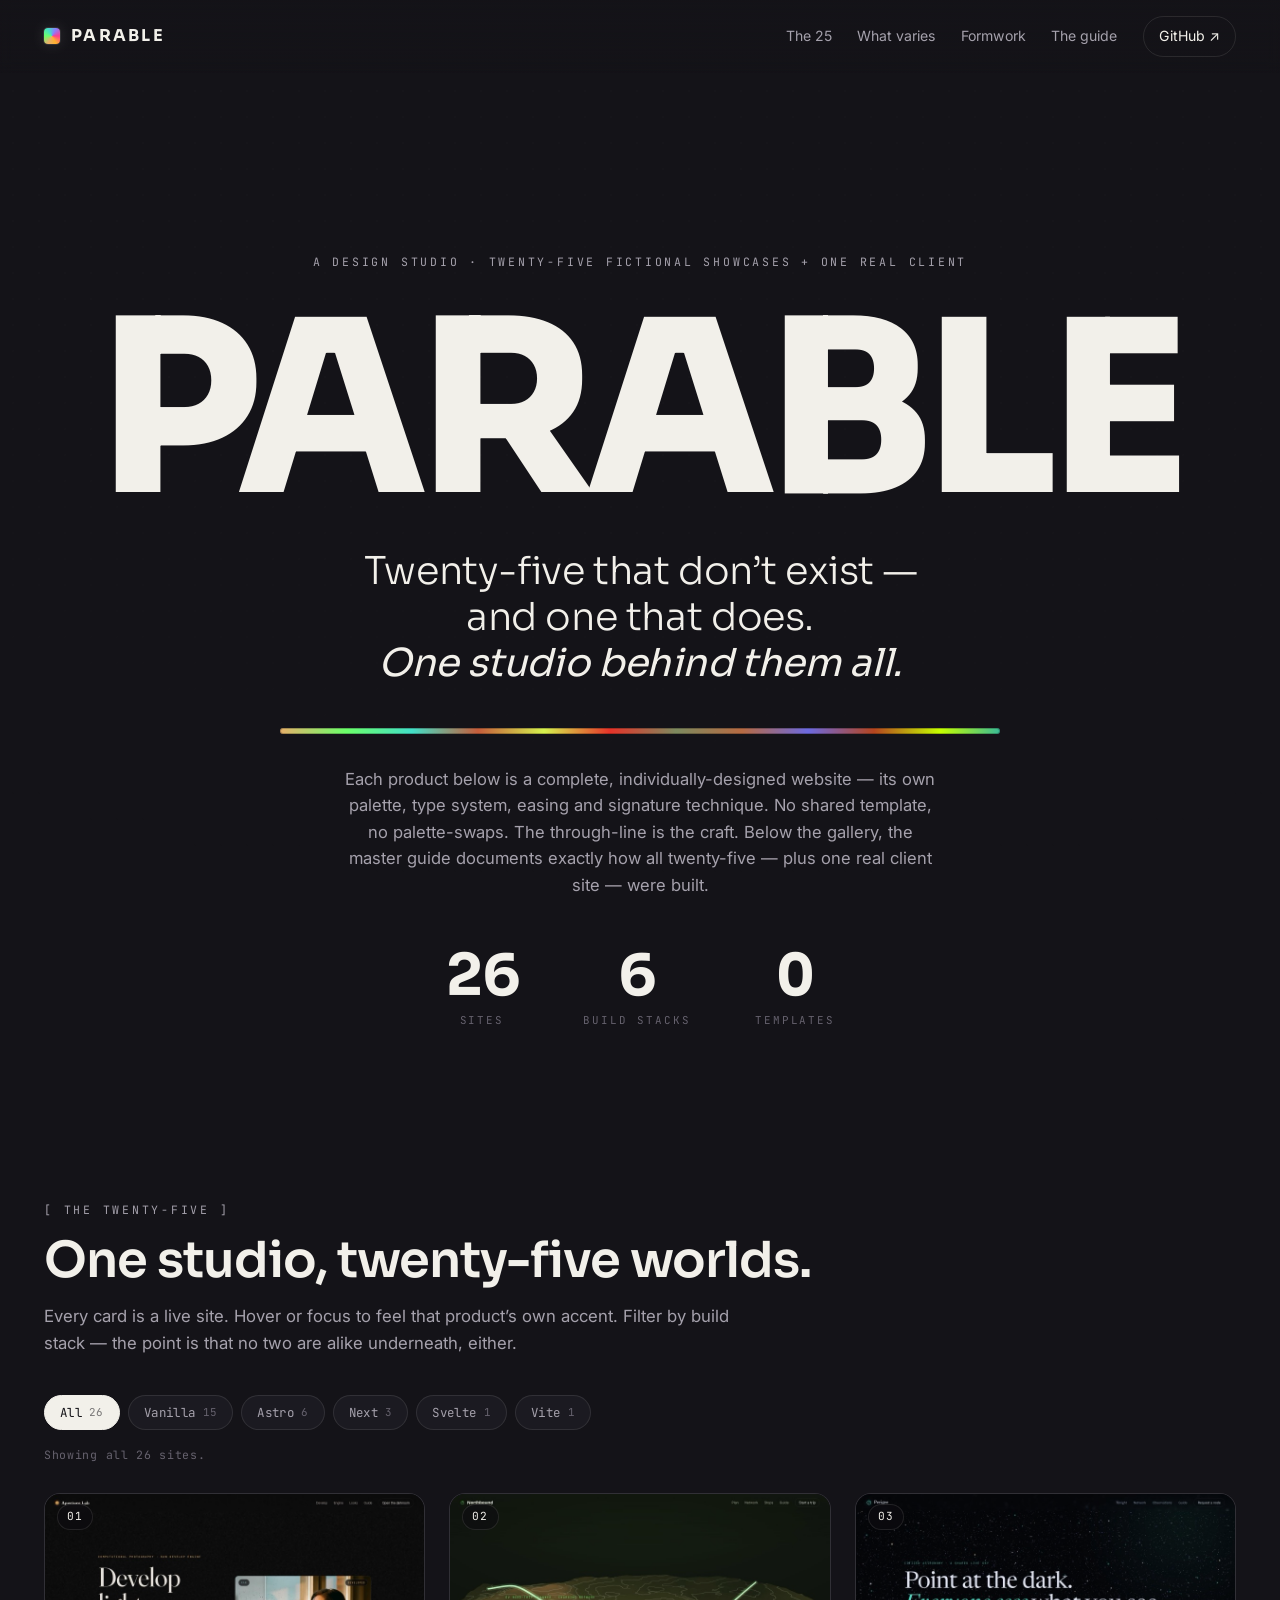
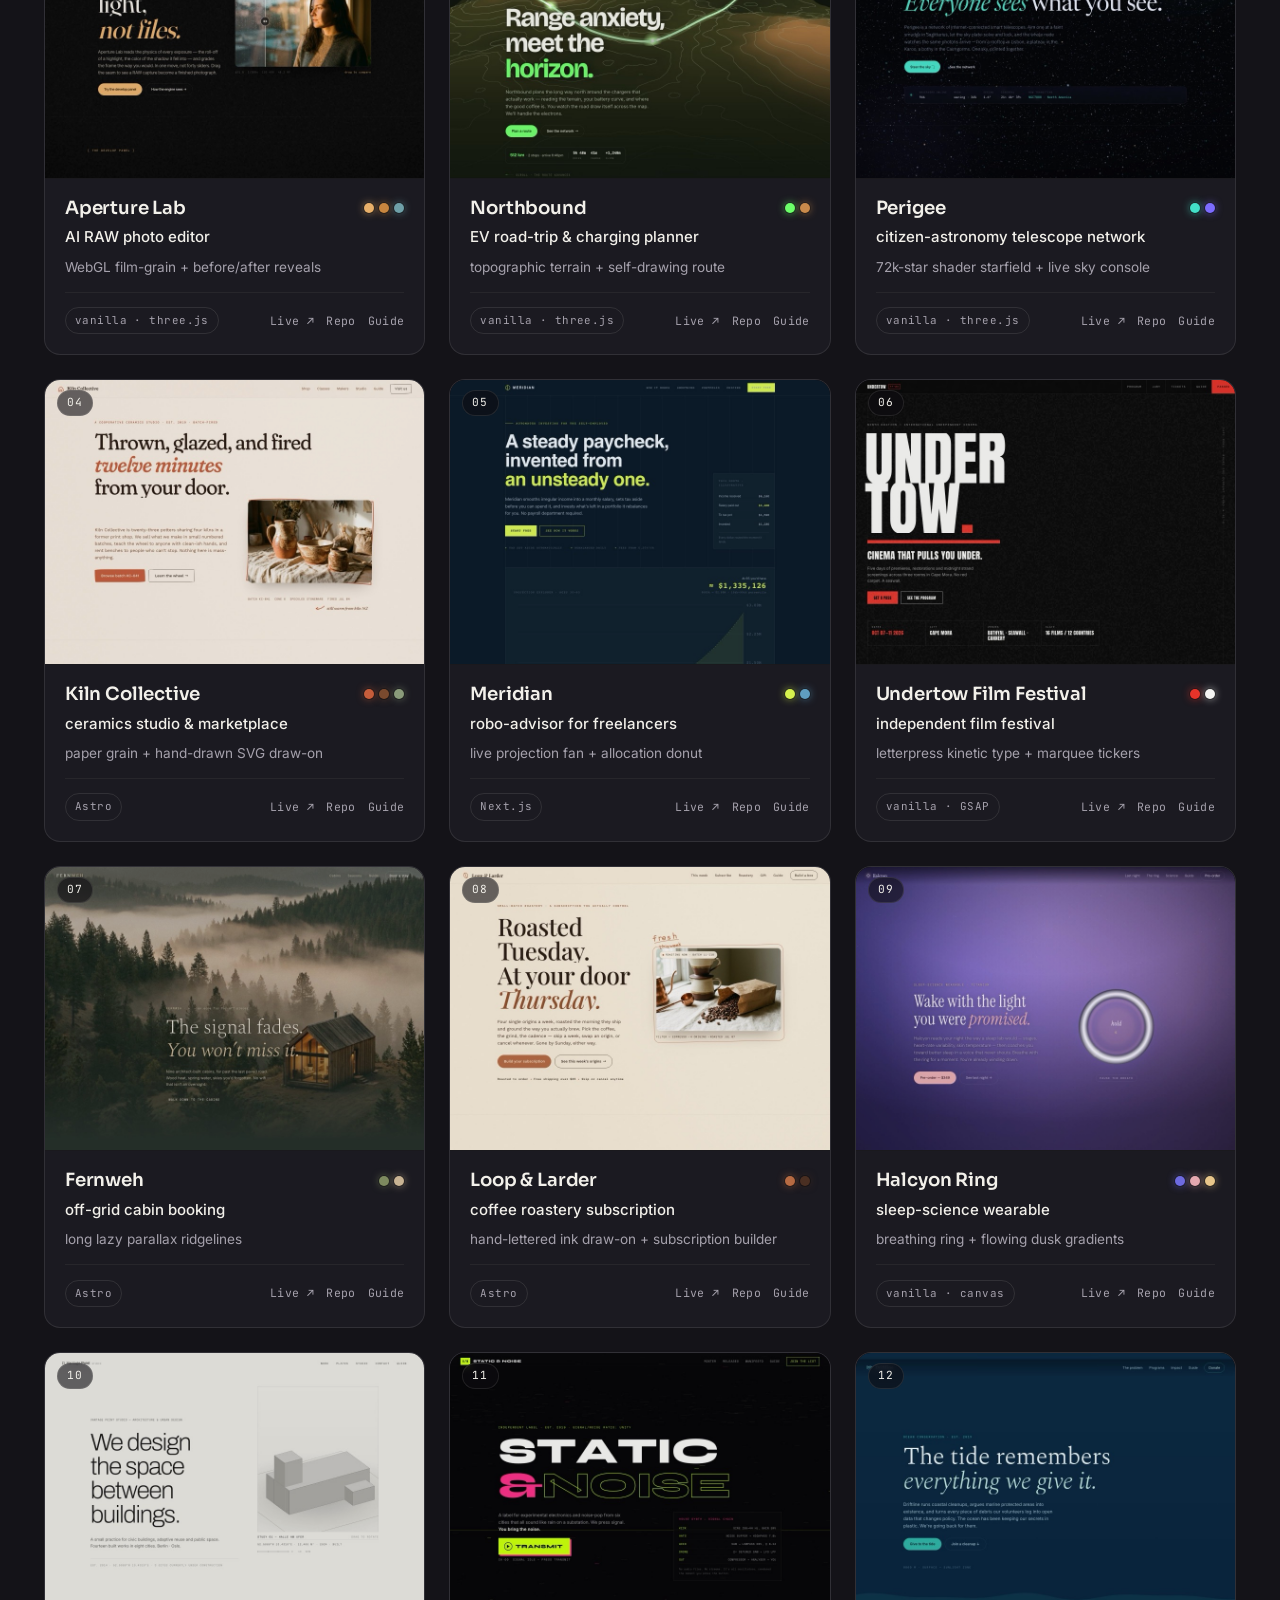
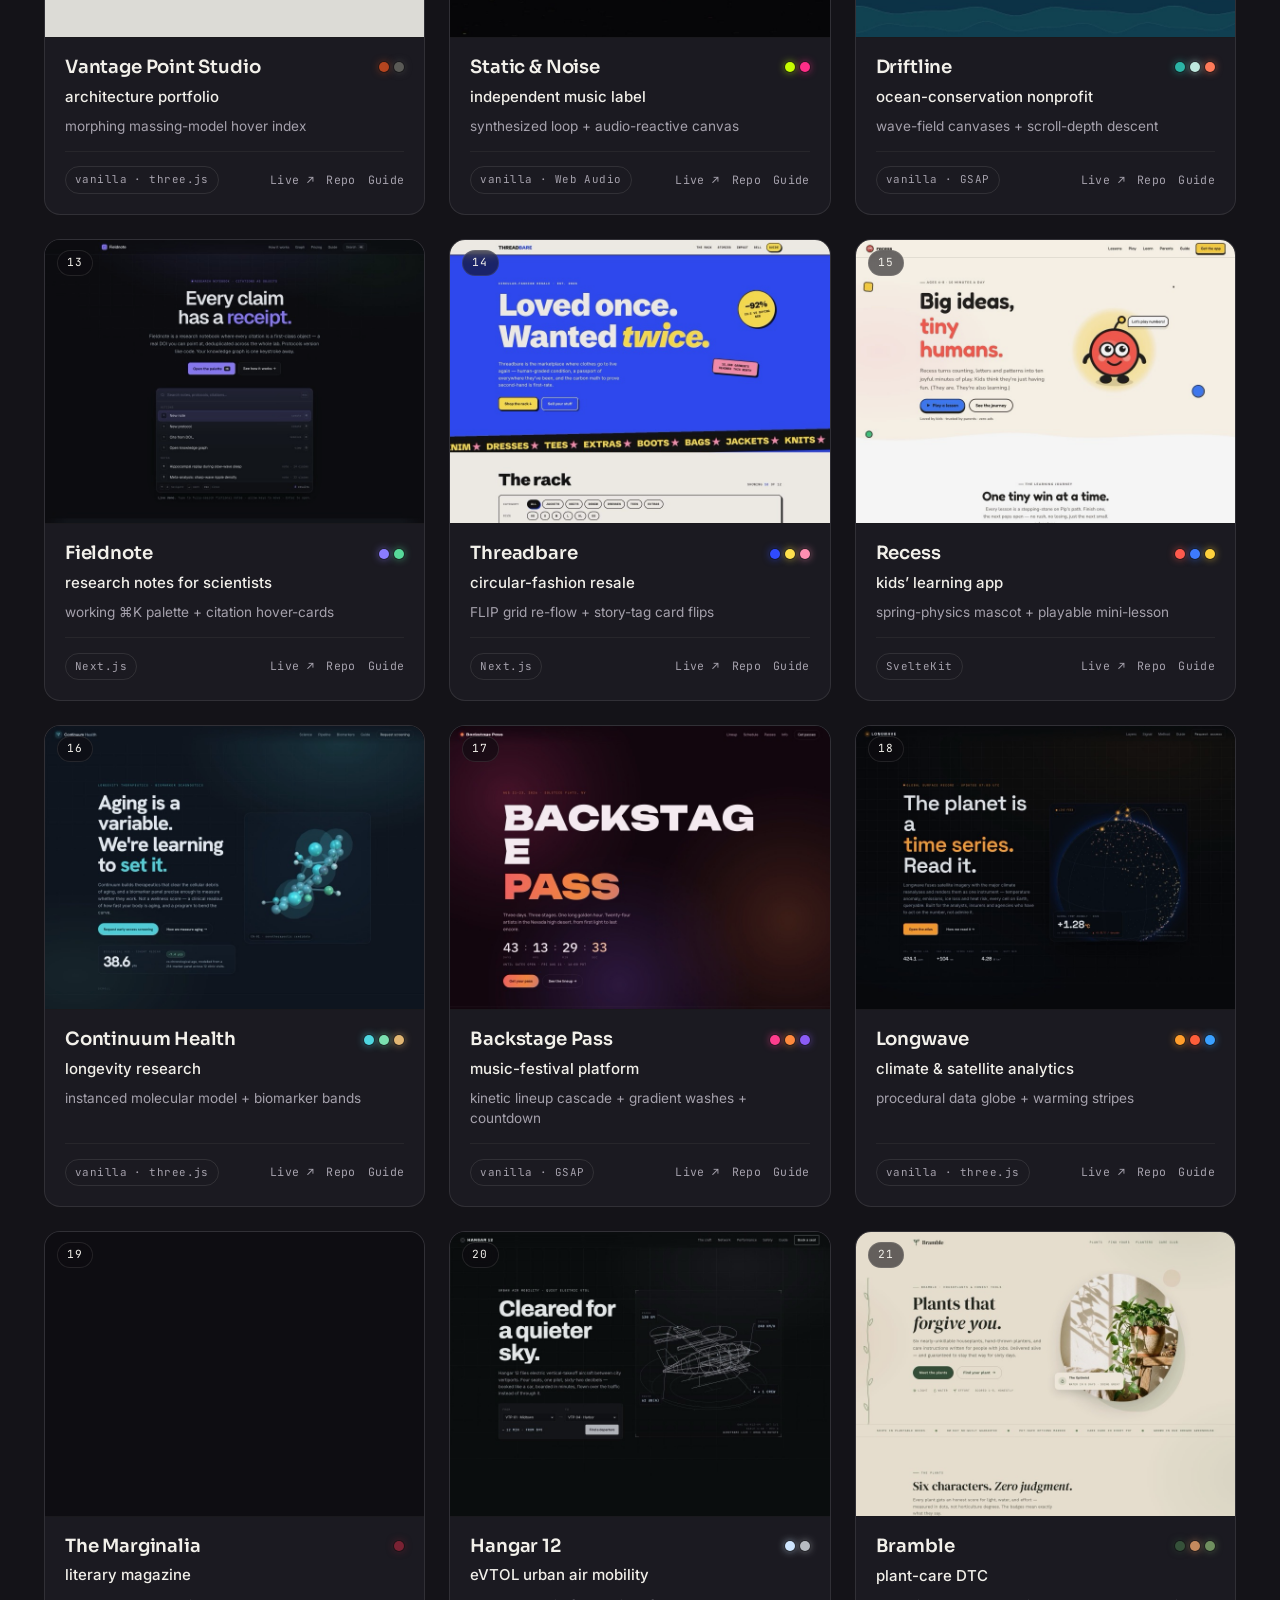
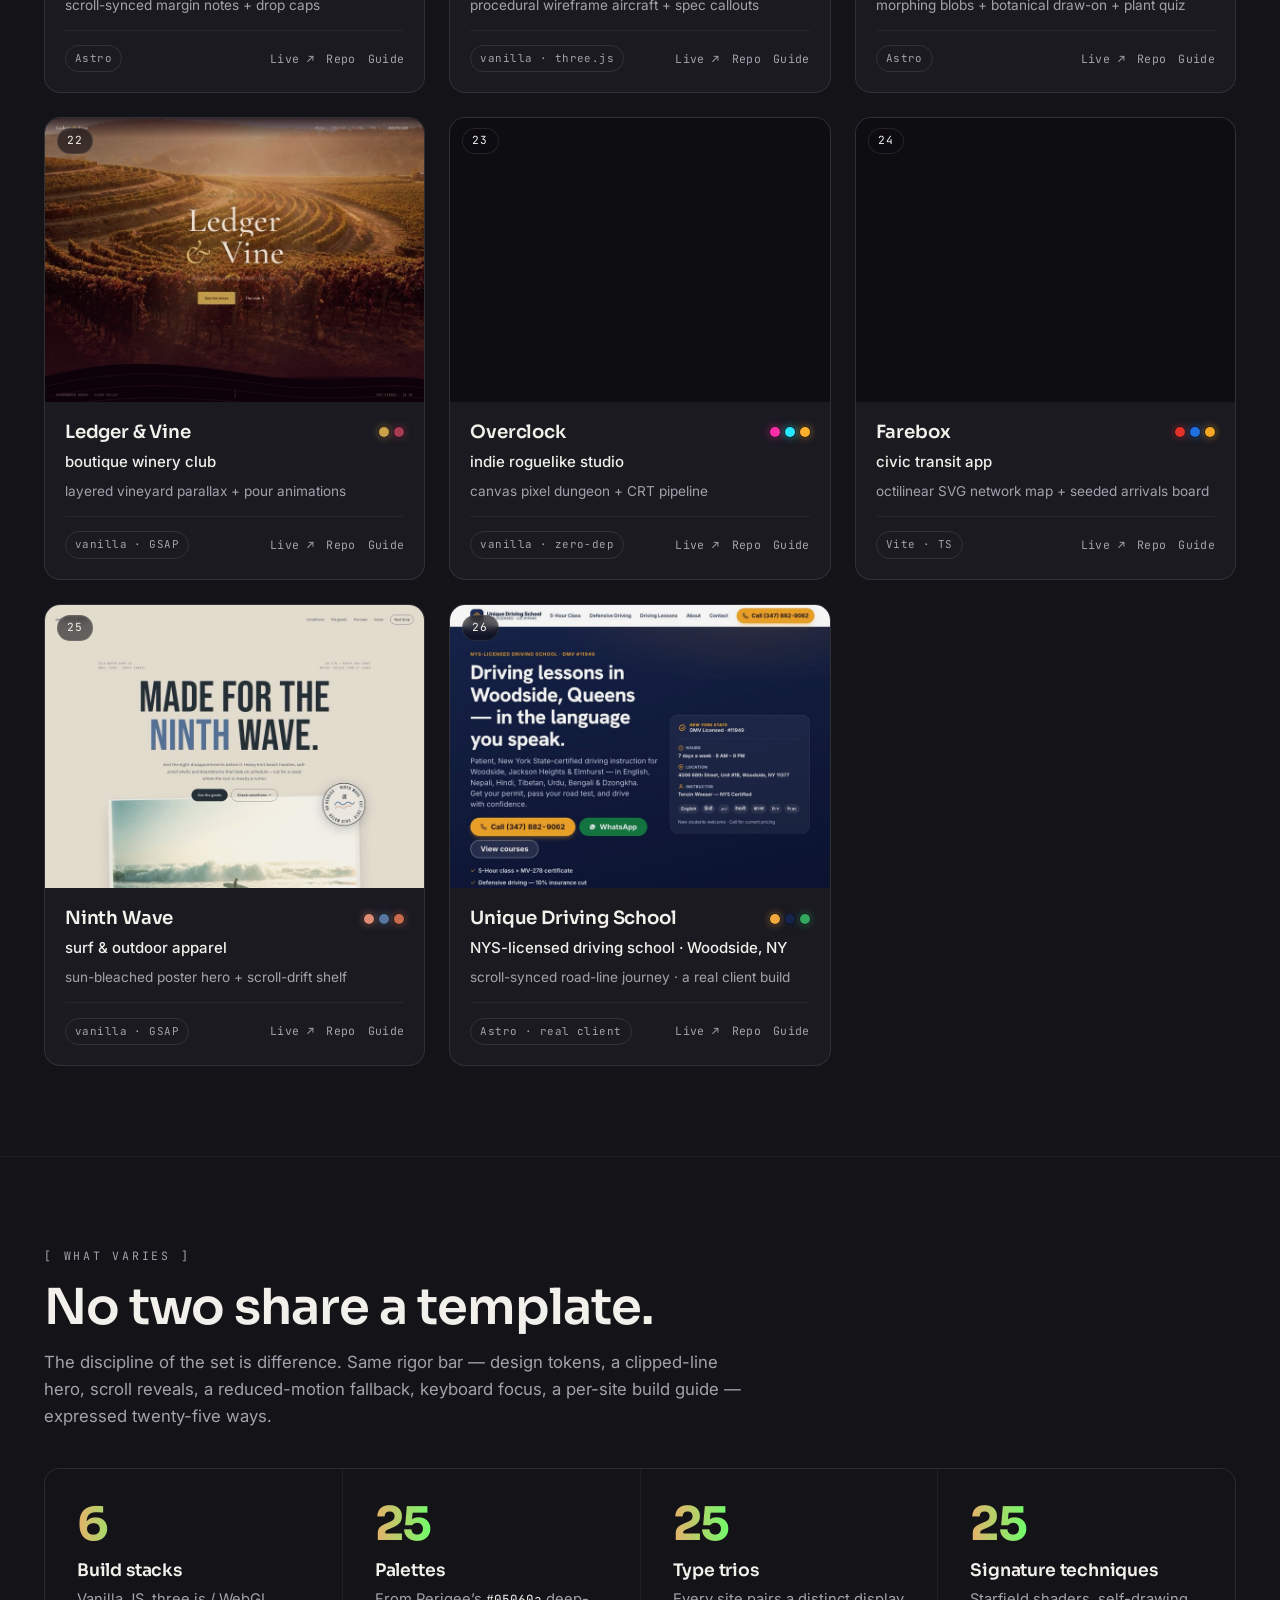
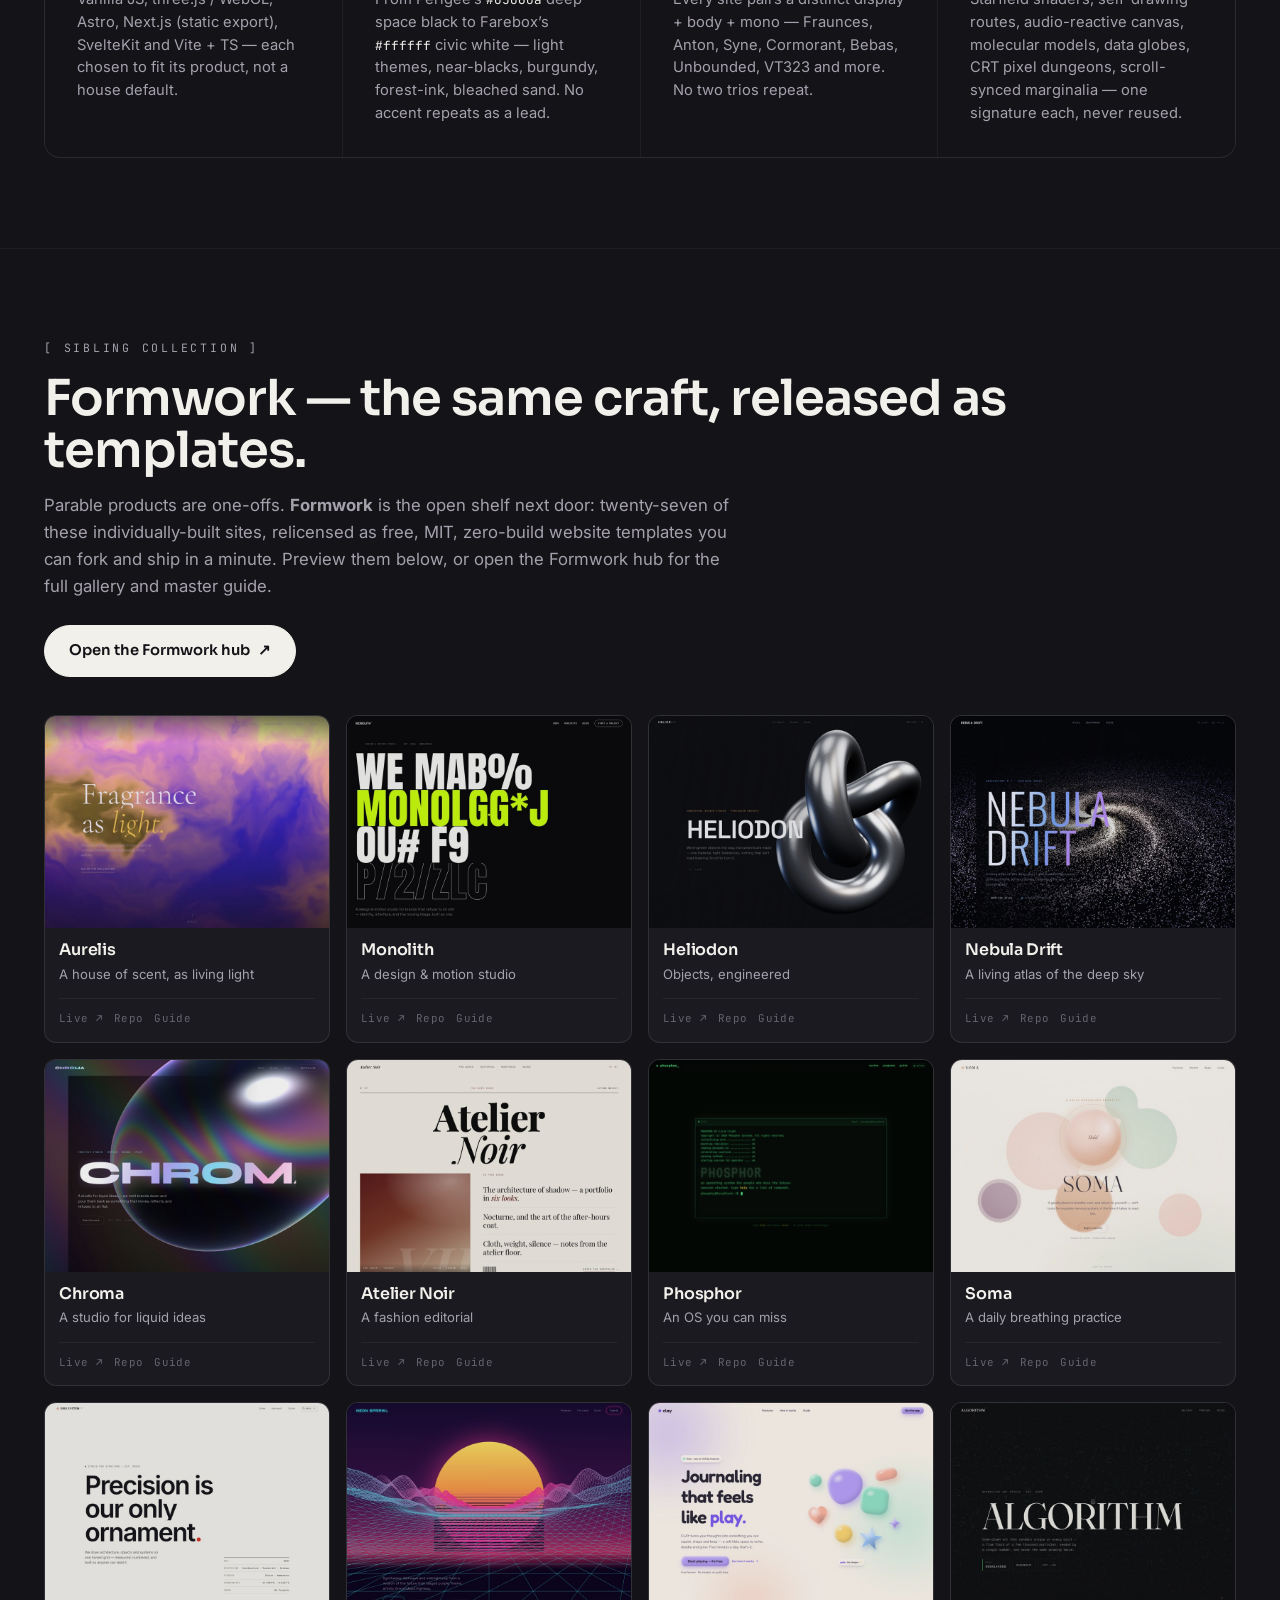
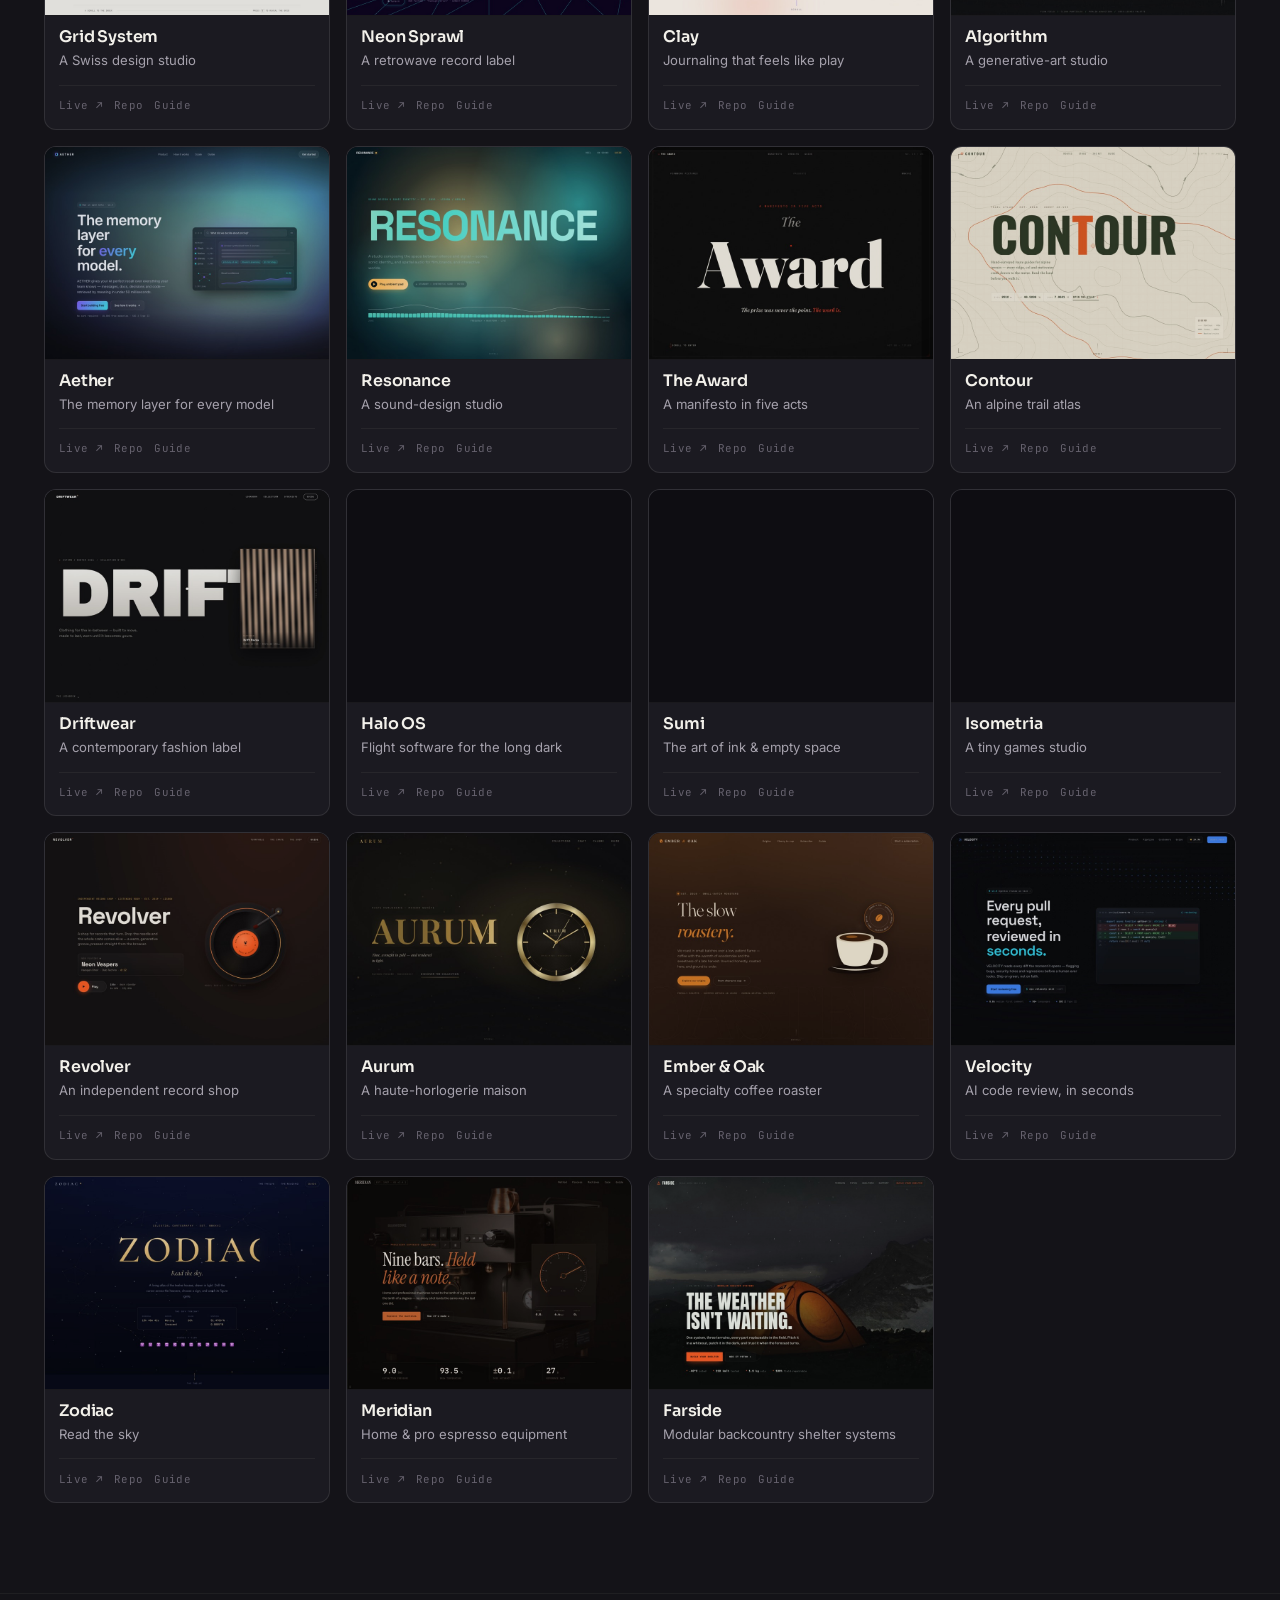
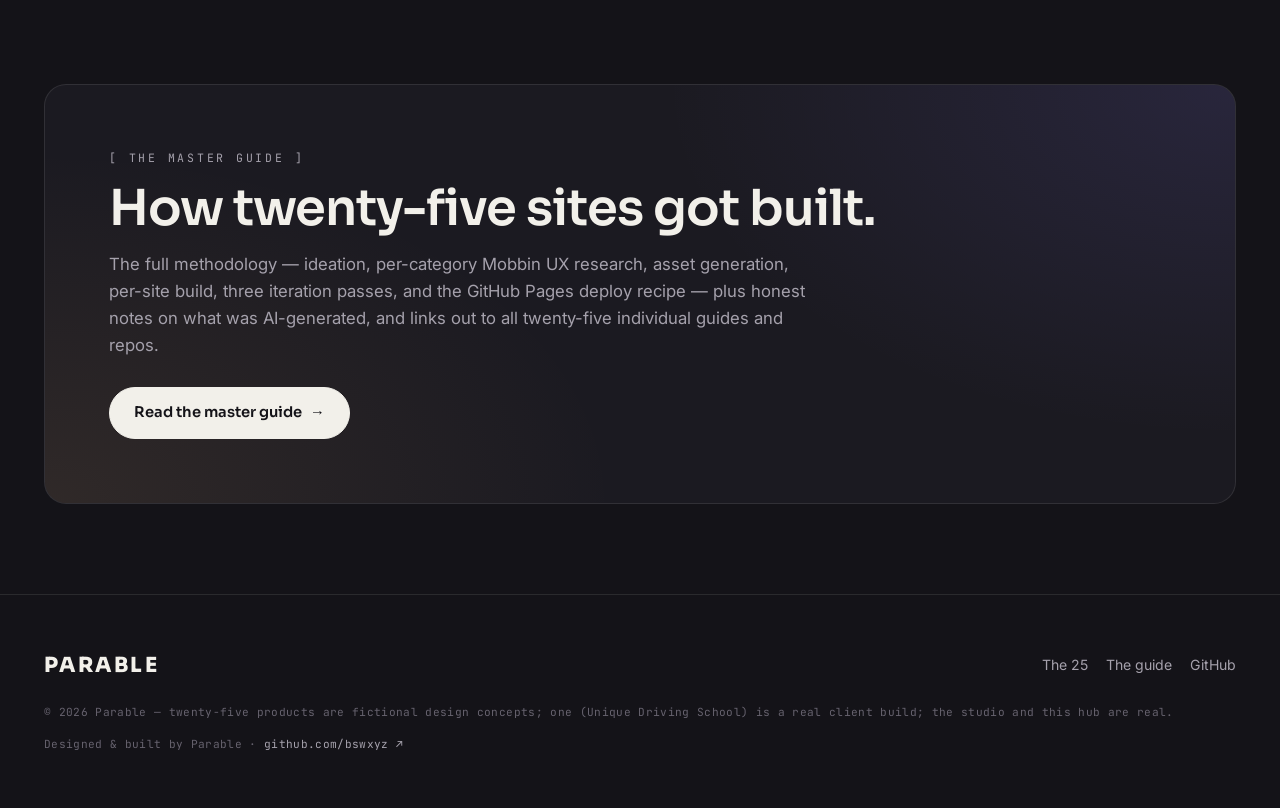
<file: index.html>
<!doctype html>
<html lang="en">
<head>
<meta charset="utf-8" />
<meta name="viewport" content="width=device-width, initial-scale=1" />
<script>document.documentElement.classList.add('js')</script>
<title>PARABLE — twenty-five products that don’t exist, plus one real client. One studio.</title>
<meta name="description" content="PARABLE is a design studio showcase: 25 fictional products — plus one real client build (a NYS-licensed driving school) — each a complete, individually-crafted website with its own palette, type system, motion and signature technique, plus the master guide to how they were built. No two share a template." />
<meta name="theme-color" content="#141318" />
<meta name="color-scheme" content="dark" />
<meta property="og:title" content="PARABLE — 25 products that don’t exist, plus one real client. One studio." />
<meta property="og:description" content="A gallery of 25 fictional-product design showcases — plus one real client build — and the master build guide. Six stacks, twenty-six palettes, zero templates." />
<meta property="og:type" content="website" />
<meta property="og:url" content="https://bswxyz.github.io/fable-hub/" />
<link rel="preconnect" href="https://fonts.googleapis.com" />
<link rel="preconnect" href="https://fonts.gstatic.com" crossorigin />
<link href="https://fonts.googleapis.com/css2?family=Sora:wght@300;400;500;600;700;800&family=Inter:wght@400;500;600&family=JetBrains+Mono:wght@400;500&display=swap" rel="stylesheet" />
<link rel="stylesheet" href="./styles.css" />
</head>
<body>
<div class="grid-tex" aria-hidden="true"></div>

<header class="nav">
  <a class="brand" href="./" aria-label="Parable home">
    <span class="brand-mark" aria-hidden="true"></span>
    <span class="brand-word">PARABLE</span>
  </a>
  <nav class="nav-links" aria-label="Primary">
    <a href="#gallery">The 25</a>
    <a href="#range">What varies</a>
    <a href="#formwork">Formwork</a>
    <a href="./guide/">The guide</a>
    <a class="nav-cta" href="https://github.com/bswxyz" target="_blank" rel="noopener">GitHub<span aria-hidden="true"> ↗</span></a>
  </nav>
</header>

<main>
  <section class="hero">
    <p class="eyebrow reveal">A design studio · twenty-five fictional showcases + one real client</p>
    <h1 class="hero-title">
      <span class="line"><span>PARABLE</span></span>
    </h1>
    <p class="hero-lead reveal">Twenty-five that don’t exist — and one that does.<br><em>One studio behind them all.</em></p>
    <div class="spectrum reveal" aria-hidden="true"><span class="spectrum-band" style="--grad:linear-gradient(90deg, #e8b06a 0.00%, #6cff6a 4.17%, #43e0c8 8.33%, #c65d3b 12.50%, #d6f24e 16.67%, #e63329 20.83%, #7d8a5f 25.00%, #b76b43 29.17%, #6d6ae0 33.33%, #b5451f 37.50%, #c6ff00 41.67%, #2bb4a6 45.83%, #8b7cff 50.00%, #2f4bff 54.17%, #ff5a4d 58.33%, #4fd6e0 62.50%, #ff3d8e 66.67%, #ff9e2c 70.83%, #7a2233 75.00%, #cfe6ff 79.17%, #35513a 83.33%, #c9a24b 87.50%, #ff2ea6 91.67%, #e4322b 95.83%, #e08d75 100.00%)"></span></div>
    <p class="hero-sub reveal">Each product below is a complete, individually-designed website — its own palette, type
      system, easing and signature technique. No shared template, no palette-swaps. The through-line is the
      craft. Below the gallery, the master guide documents exactly how all twenty-five — plus one real client site — were built.</p>
    <dl class="counters reveal" aria-label="At a glance">
      <div class="counter"><dd><span class="c-num" data-to="26">0</span></dd><dt>sites</dt></div>
      <div class="counter"><dd><span class="c-num" data-to="6">0</span></dd><dt>build stacks</dt></div>
      <div class="counter"><dd><span class="c-num" data-to="0">0</span></dd><dt>templates</dt></div>
    </dl>
  </section>

  <section id="gallery" class="gallery-sec">
    <div class="section-head">
      <p class="kicker reveal">[ The twenty-five ]</p>
      <h2 class="reveal">One studio, twenty-five worlds.</h2>
      <p class="lede reveal">Every card is a live site. Hover or focus to feel that product’s own accent.
        Filter by build stack — the point is that no two are alike underneath, either.</p>
    </div>

    <div class="filters reveal" role="group" aria-label="Filter the gallery by build stack">
      <button class="filter" data-filter="all" aria-pressed="true">All <span class="f-count">26</span></button>
      <button class="filter" data-filter="vanilla" aria-pressed="false">Vanilla <span class="f-count">15</span></button>
      <button class="filter" data-filter="astro" aria-pressed="false">Astro <span class="f-count">6</span></button>
      <button class="filter" data-filter="next" aria-pressed="false">Next <span class="f-count">3</span></button>
      <button class="filter" data-filter="svelte" aria-pressed="false">Svelte <span class="f-count">1</span></button>
      <button class="filter" data-filter="vite" aria-pressed="false">Vite <span class="f-count">1</span></button>
    </div>
    <p class="filter-status" id="filterStatus" role="status" aria-live="polite">Showing all 26 sites.</p>

    <div class="gallery">
      <article class="card reveal" data-stack="vanilla" style="--accent:#e8b06a">
        <a class="card-thumb" href="https://bswxyz.github.io/aperture-lab/" target="_blank" rel="noopener" aria-label="Aperture Lab — AI RAW photo editor. Open the live site (new tab).">
          <img src="./assets/thumbs/aperture-lab.jpg" width="800" height="600" decoding="async" alt="Aperture Lab homepage — dark darkroom hero with film-grain and a drag-to-compare RAW reveal." />
          <span class="card-num" aria-hidden="true">01</span>
        </a>
        <div class="card-body">
          <div class="card-head">
            <h3 class="card-name"><a href="https://bswxyz.github.io/aperture-lab/" target="_blank" rel="noopener">Aperture Lab</a></h3>
            <span class="card-dots" aria-hidden="true"><i style="--d:#e8b06a"></i><i style="--d:#c8863f"></i><i style="--d:#6fa0a8"></i></span>
          </div>
          <p class="card-concept">AI RAW photo editor</p>
          <p class="card-sig">WebGL film-grain + before/after reveals</p>
          <div class="card-foot">
            <span class="chip">vanilla · three.js</span>
            <span class="card-links">
              <a href="https://bswxyz.github.io/aperture-lab/" target="_blank" rel="noopener">Live<span aria-hidden="true"> ↗</span></a>
              <a href="https://github.com/bswxyz/aperture-lab" target="_blank" rel="noopener">Repo</a>
              <a href="https://bswxyz.github.io/aperture-lab/guide/" target="_blank" rel="noopener">Guide</a>
            </span>
          </div>
        </div>
      </article>
      <article class="card reveal" data-stack="vanilla" style="--accent:#6cff6a">
        <a class="card-thumb" href="https://bswxyz.github.io/northbound-ev/" target="_blank" rel="noopener" aria-label="Northbound — EV road-trip & charging planner. Open the live site (new tab).">
          <img src="./assets/thumbs/northbound-ev.jpg" width="800" height="600" decoding="async" alt="Northbound homepage — forest-ink 3D topographic map with a glowing green route line." />
          <span class="card-num" aria-hidden="true">02</span>
        </a>
        <div class="card-body">
          <div class="card-head">
            <h3 class="card-name"><a href="https://bswxyz.github.io/northbound-ev/" target="_blank" rel="noopener">Northbound</a></h3>
            <span class="card-dots" aria-hidden="true"><i style="--d:#6cff6a"></i><i style="--d:#c98a4b"></i></span>
          </div>
          <p class="card-concept">EV road-trip & charging planner</p>
          <p class="card-sig">topographic terrain + self-drawing route</p>
          <div class="card-foot">
            <span class="chip">vanilla · three.js</span>
            <span class="card-links">
              <a href="https://bswxyz.github.io/northbound-ev/" target="_blank" rel="noopener">Live<span aria-hidden="true"> ↗</span></a>
              <a href="https://github.com/bswxyz/northbound-ev" target="_blank" rel="noopener">Repo</a>
              <a href="https://bswxyz.github.io/northbound-ev/guide/" target="_blank" rel="noopener">Guide</a>
            </span>
          </div>
        </div>
      </article>
      <article class="card reveal" data-stack="vanilla" style="--accent:#43e0c8">
        <a class="card-thumb" href="https://bswxyz.github.io/perigee-astro/" target="_blank" rel="noopener" aria-label="Perigee — citizen-astronomy telescope network. Open the live site (new tab).">
          <img src="./assets/thumbs/perigee-astro.jpg" width="800" height="600" decoding="async" alt="Perigee homepage — deep-space shader starfield with an aurora-teal live sky console." />
          <span class="card-num" aria-hidden="true">03</span>
        </a>
        <div class="card-body">
          <div class="card-head">
            <h3 class="card-name"><a href="https://bswxyz.github.io/perigee-astro/" target="_blank" rel="noopener">Perigee</a></h3>
            <span class="card-dots" aria-hidden="true"><i style="--d:#43e0c8"></i><i style="--d:#7c6cff"></i></span>
          </div>
          <p class="card-concept">citizen-astronomy telescope network</p>
          <p class="card-sig">72k-star shader starfield + live sky console</p>
          <div class="card-foot">
            <span class="chip">vanilla · three.js</span>
            <span class="card-links">
              <a href="https://bswxyz.github.io/perigee-astro/" target="_blank" rel="noopener">Live<span aria-hidden="true"> ↗</span></a>
              <a href="https://github.com/bswxyz/perigee-astro" target="_blank" rel="noopener">Repo</a>
              <a href="https://bswxyz.github.io/perigee-astro/guide/" target="_blank" rel="noopener">Guide</a>
            </span>
          </div>
        </div>
      </article>
      <article class="card reveal" data-stack="astro" style="--accent:#c65d3b">
        <a class="card-thumb" href="https://bswxyz.github.io/kiln-collective/" target="_blank" rel="noopener" aria-label="Kiln Collective — ceramics studio & marketplace. Open the live site (new tab).">
          <img src="./assets/thumbs/kiln-collective.jpg" width="800" height="600" loading="lazy" decoding="async" alt="Kiln Collective homepage — warm terracotta ceramics marketplace on textured paper." />
          <span class="card-num" aria-hidden="true">04</span>
        </a>
        <div class="card-body">
          <div class="card-head">
            <h3 class="card-name"><a href="https://bswxyz.github.io/kiln-collective/" target="_blank" rel="noopener">Kiln Collective</a></h3>
            <span class="card-dots" aria-hidden="true"><i style="--d:#c65d3b"></i><i style="--d:#7a4a2e"></i><i style="--d:#8a9b7a"></i></span>
          </div>
          <p class="card-concept">ceramics studio & marketplace</p>
          <p class="card-sig">paper grain + hand-drawn SVG draw-on</p>
          <div class="card-foot">
            <span class="chip">Astro</span>
            <span class="card-links">
              <a href="https://bswxyz.github.io/kiln-collective/" target="_blank" rel="noopener">Live<span aria-hidden="true"> ↗</span></a>
              <a href="https://github.com/bswxyz/kiln-collective" target="_blank" rel="noopener">Repo</a>
              <a href="https://bswxyz.github.io/kiln-collective/guide/" target="_blank" rel="noopener">Guide</a>
            </span>
          </div>
        </div>
      </article>
      <article class="card reveal" data-stack="next" style="--accent:#d6f24e">
        <a class="card-thumb" href="https://bswxyz.github.io/meridian-advisor/" target="_blank" rel="noopener" aria-label="Meridian — robo-advisor for freelancers. Open the live site (new tab).">
          <img src="./assets/thumbs/meridian-advisor.jpg" width="800" height="600" loading="lazy" decoding="async" alt="Meridian homepage — navy Swiss-grid fintech dashboard with a chartreuse projection chart." />
          <span class="card-num" aria-hidden="true">05</span>
        </a>
        <div class="card-body">
          <div class="card-head">
            <h3 class="card-name"><a href="https://bswxyz.github.io/meridian-advisor/" target="_blank" rel="noopener">Meridian</a></h3>
            <span class="card-dots" aria-hidden="true"><i style="--d:#d6f24e"></i><i style="--d:#5f9ec0"></i></span>
          </div>
          <p class="card-concept">robo-advisor for freelancers</p>
          <p class="card-sig">live projection fan + allocation donut</p>
          <div class="card-foot">
            <span class="chip">Next.js</span>
            <span class="card-links">
              <a href="https://bswxyz.github.io/meridian-advisor/" target="_blank" rel="noopener">Live<span aria-hidden="true"> ↗</span></a>
              <a href="https://github.com/bswxyz/meridian-advisor" target="_blank" rel="noopener">Repo</a>
              <a href="https://bswxyz.github.io/meridian-advisor/guide/" target="_blank" rel="noopener">Guide</a>
            </span>
          </div>
        </div>
      </article>
      <article class="card reveal" data-stack="vanilla" style="--accent:#e63329">
        <a class="card-thumb" href="https://bswxyz.github.io/undertow-festival/" target="_blank" rel="noopener" aria-label="Undertow Film Festival — independent film festival. Open the live site (new tab).">
          <img src="./assets/thumbs/undertow-festival.jpg" width="800" height="600" loading="lazy" decoding="async" alt="Undertow Film Festival homepage — high-contrast black-and-white festival poster with huge kinetic type." />
          <span class="card-num" aria-hidden="true">06</span>
        </a>
        <div class="card-body">
          <div class="card-head">
            <h3 class="card-name"><a href="https://bswxyz.github.io/undertow-festival/" target="_blank" rel="noopener">Undertow Film Festival</a></h3>
            <span class="card-dots" aria-hidden="true"><i style="--d:#e63329"></i><i style="--d:#f4f4f2"></i></span>
          </div>
          <p class="card-concept">independent film festival</p>
          <p class="card-sig">letterpress kinetic type + marquee tickers</p>
          <div class="card-foot">
            <span class="chip">vanilla · GSAP</span>
            <span class="card-links">
              <a href="https://bswxyz.github.io/undertow-festival/" target="_blank" rel="noopener">Live<span aria-hidden="true"> ↗</span></a>
              <a href="https://github.com/bswxyz/undertow-festival" target="_blank" rel="noopener">Repo</a>
              <a href="https://bswxyz.github.io/undertow-festival/guide/" target="_blank" rel="noopener">Guide</a>
            </span>
          </div>
        </div>
      </article>
      <article class="card reveal" data-stack="astro" style="--accent:#7d8a5f">
        <a class="card-thumb" href="https://bswxyz.github.io/fernweh-cabins/" target="_blank" rel="noopener" aria-label="Fernweh — off-grid cabin booking. Open the live site (new tab).">
          <img src="./assets/thumbs/fernweh-cabins.jpg" width="800" height="600" loading="lazy" decoding="async" alt="Fernweh homepage — misty forest cabin hero with layered parallax ridgelines." />
          <span class="card-num" aria-hidden="true">07</span>
        </a>
        <div class="card-body">
          <div class="card-head">
            <h3 class="card-name"><a href="https://bswxyz.github.io/fernweh-cabins/" target="_blank" rel="noopener">Fernweh</a></h3>
            <span class="card-dots" aria-hidden="true"><i style="--d:#7d8a5f"></i><i style="--d:#c8b393"></i></span>
          </div>
          <p class="card-concept">off-grid cabin booking</p>
          <p class="card-sig">long lazy parallax ridgelines</p>
          <div class="card-foot">
            <span class="chip">Astro</span>
            <span class="card-links">
              <a href="https://bswxyz.github.io/fernweh-cabins/" target="_blank" rel="noopener">Live<span aria-hidden="true"> ↗</span></a>
              <a href="https://github.com/bswxyz/fernweh-cabins" target="_blank" rel="noopener">Repo</a>
              <a href="https://bswxyz.github.io/fernweh-cabins/guide/" target="_blank" rel="noopener">Guide</a>
            </span>
          </div>
        </div>
      </article>
      <article class="card reveal" data-stack="astro" style="--accent:#b76b43">
        <a class="card-thumb" href="https://bswxyz.github.io/loop-and-larder/" target="_blank" rel="noopener" aria-label="Loop & Larder — coffee roastery subscription. Open the live site (new tab).">
          <img src="./assets/thumbs/loop-and-larder.jpg" width="800" height="600" loading="lazy" decoding="async" alt="Loop & Larder homepage — cream coffee still life with hand-lettered ink and a roast-level picker." />
          <span class="card-num" aria-hidden="true">08</span>
        </a>
        <div class="card-body">
          <div class="card-head">
            <h3 class="card-name"><a href="https://bswxyz.github.io/loop-and-larder/" target="_blank" rel="noopener">Loop & Larder</a></h3>
            <span class="card-dots" aria-hidden="true"><i style="--d:#b76b43"></i><i style="--d:#4a2f22"></i></span>
          </div>
          <p class="card-concept">coffee roastery subscription</p>
          <p class="card-sig">hand-lettered ink draw-on + subscription builder</p>
          <div class="card-foot">
            <span class="chip">Astro</span>
            <span class="card-links">
              <a href="https://bswxyz.github.io/loop-and-larder/" target="_blank" rel="noopener">Live<span aria-hidden="true"> ↗</span></a>
              <a href="https://github.com/bswxyz/loop-and-larder" target="_blank" rel="noopener">Repo</a>
              <a href="https://bswxyz.github.io/loop-and-larder/guide/" target="_blank" rel="noopener">Guide</a>
            </span>
          </div>
        </div>
      </article>
      <article class="card reveal" data-stack="vanilla" style="--accent:#6d6ae0">
        <a class="card-thumb" href="https://bswxyz.github.io/halcyon-ring/" target="_blank" rel="noopener" aria-label="Halcyon Ring — sleep-science wearable. Open the live site (new tab).">
          <img src="./assets/thumbs/halcyon-ring.jpg" width="800" height="600" loading="lazy" decoding="async" alt="Halcyon Ring homepage — indigo dusk gradient with a slow breathing ring guide." />
          <span class="card-num" aria-hidden="true">09</span>
        </a>
        <div class="card-body">
          <div class="card-head">
            <h3 class="card-name"><a href="https://bswxyz.github.io/halcyon-ring/" target="_blank" rel="noopener">Halcyon Ring</a></h3>
            <span class="card-dots" aria-hidden="true"><i style="--d:#6d6ae0"></i><i style="--d:#e5a9b0"></i><i style="--d:#e8c68a"></i></span>
          </div>
          <p class="card-concept">sleep-science wearable</p>
          <p class="card-sig">breathing ring + flowing dusk gradients</p>
          <div class="card-foot">
            <span class="chip">vanilla · canvas</span>
            <span class="card-links">
              <a href="https://bswxyz.github.io/halcyon-ring/" target="_blank" rel="noopener">Live<span aria-hidden="true"> ↗</span></a>
              <a href="https://github.com/bswxyz/halcyon-ring" target="_blank" rel="noopener">Repo</a>
              <a href="https://bswxyz.github.io/halcyon-ring/guide/" target="_blank" rel="noopener">Guide</a>
            </span>
          </div>
        </div>
      </article>
      <article class="card reveal" data-stack="vanilla" style="--accent:#b5451f">
        <a class="card-thumb" href="https://bswxyz.github.io/vantage-point-studio/" target="_blank" rel="noopener" aria-label="Vantage Point Studio — architecture portfolio. Open the live site (new tab).">
          <img src="./assets/thumbs/vantage-point-studio.jpg" width="800" height="600" loading="lazy" decoding="async" alt="Vantage Point Studio homepage — light concrete architecture portfolio with a 3D white massing model." />
          <span class="card-num" aria-hidden="true">10</span>
        </a>
        <div class="card-body">
          <div class="card-head">
            <h3 class="card-name"><a href="https://bswxyz.github.io/vantage-point-studio/" target="_blank" rel="noopener">Vantage Point Studio</a></h3>
            <span class="card-dots" aria-hidden="true"><i style="--d:#b5451f"></i><i style="--d:#5a5a56"></i></span>
          </div>
          <p class="card-concept">architecture portfolio</p>
          <p class="card-sig">morphing massing-model hover index</p>
          <div class="card-foot">
            <span class="chip">vanilla · three.js</span>
            <span class="card-links">
              <a href="https://bswxyz.github.io/vantage-point-studio/" target="_blank" rel="noopener">Live<span aria-hidden="true"> ↗</span></a>
              <a href="https://github.com/bswxyz/vantage-point-studio" target="_blank" rel="noopener">Repo</a>
              <a href="https://bswxyz.github.io/vantage-point-studio/guide/" target="_blank" rel="noopener">Guide</a>
            </span>
          </div>
        </div>
      </article>
      <article class="card reveal" data-stack="vanilla" style="--accent:#c6ff00">
        <a class="card-thumb" href="https://bswxyz.github.io/static-and-noise/" target="_blank" rel="noopener" aria-label="Static & Noise — independent music label. Open the live site (new tab).">
          <img src="./assets/thumbs/static-and-noise.jpg" width="800" height="600" loading="lazy" decoding="async" alt="Static & Noise homepage — true-black music label with an acid-lime audio-reactive visualizer." />
          <span class="card-num" aria-hidden="true">11</span>
        </a>
        <div class="card-body">
          <div class="card-head">
            <h3 class="card-name"><a href="https://bswxyz.github.io/static-and-noise/" target="_blank" rel="noopener">Static & Noise</a></h3>
            <span class="card-dots" aria-hidden="true"><i style="--d:#c6ff00"></i><i style="--d:#ff2e88"></i></span>
          </div>
          <p class="card-concept">independent music label</p>
          <p class="card-sig">synthesized loop + audio-reactive canvas</p>
          <div class="card-foot">
            <span class="chip">vanilla · Web Audio</span>
            <span class="card-links">
              <a href="https://bswxyz.github.io/static-and-noise/" target="_blank" rel="noopener">Live<span aria-hidden="true"> ↗</span></a>
              <a href="https://github.com/bswxyz/static-and-noise" target="_blank" rel="noopener">Repo</a>
              <a href="https://bswxyz.github.io/static-and-noise/guide/" target="_blank" rel="noopener">Guide</a>
            </span>
          </div>
        </div>
      </article>
      <article class="card reveal" data-stack="vanilla" style="--accent:#2bb4a6">
        <a class="card-thumb" href="https://bswxyz.github.io/driftline-ocean/" target="_blank" rel="noopener" aria-label="Driftline — ocean-conservation nonprofit. Open the live site (new tab).">
          <img src="./assets/thumbs/driftline-ocean.jpg" width="800" height="600" loading="lazy" decoding="async" alt="Driftline homepage — deep-blue ocean hero with flowing layered wave-forms." />
          <span class="card-num" aria-hidden="true">12</span>
        </a>
        <div class="card-body">
          <div class="card-head">
            <h3 class="card-name"><a href="https://bswxyz.github.io/driftline-ocean/" target="_blank" rel="noopener">Driftline</a></h3>
            <span class="card-dots" aria-hidden="true"><i style="--d:#2bb4a6"></i><i style="--d:#bfe9df"></i><i style="--d:#ff7a59"></i></span>
          </div>
          <p class="card-concept">ocean-conservation nonprofit</p>
          <p class="card-sig">wave-field canvases + scroll-depth descent</p>
          <div class="card-foot">
            <span class="chip">vanilla · GSAP</span>
            <span class="card-links">
              <a href="https://bswxyz.github.io/driftline-ocean/" target="_blank" rel="noopener">Live<span aria-hidden="true"> ↗</span></a>
              <a href="https://github.com/bswxyz/driftline-ocean" target="_blank" rel="noopener">Repo</a>
              <a href="https://bswxyz.github.io/driftline-ocean/guide/" target="_blank" rel="noopener">Guide</a>
            </span>
          </div>
        </div>
      </article>
      <article class="card reveal" data-stack="next" style="--accent:#8b7cff">
        <a class="card-thumb" href="https://bswxyz.github.io/fieldnote-research/" target="_blank" rel="noopener" aria-label="Fieldnote — research notes for scientists. Open the live site (new tab).">
          <img src="./assets/thumbs/fieldnote-research.jpg" width="800" height="600" loading="lazy" decoding="async" alt="Fieldnote homepage — dark dev-tool research app with a violet command palette." />
          <span class="card-num" aria-hidden="true">13</span>
        </a>
        <div class="card-body">
          <div class="card-head">
            <h3 class="card-name"><a href="https://bswxyz.github.io/fieldnote-research/" target="_blank" rel="noopener">Fieldnote</a></h3>
            <span class="card-dots" aria-hidden="true"><i style="--d:#8b7cff"></i><i style="--d:#57d99a"></i></span>
          </div>
          <p class="card-concept">research notes for scientists</p>
          <p class="card-sig">working ⌘K palette + citation hover-cards</p>
          <div class="card-foot">
            <span class="chip">Next.js</span>
            <span class="card-links">
              <a href="https://bswxyz.github.io/fieldnote-research/" target="_blank" rel="noopener">Live<span aria-hidden="true"> ↗</span></a>
              <a href="https://github.com/bswxyz/fieldnote-research" target="_blank" rel="noopener">Repo</a>
              <a href="https://bswxyz.github.io/fieldnote-research/guide/" target="_blank" rel="noopener">Guide</a>
            </span>
          </div>
        </div>
      </article>
      <article class="card reveal" data-stack="next" style="--accent:#2f4bff">
        <a class="card-thumb" href="https://bswxyz.github.io/threadbare-resale/" target="_blank" rel="noopener" aria-label="Threadbare — circular-fashion resale. Open the live site (new tab).">
          <img src="./assets/thumbs/threadbare-resale.jpg" width="800" height="600" loading="lazy" decoding="async" alt="Threadbare homepage — bold color-blocked resale marketplace with an oversized product grid." />
          <span class="card-num" aria-hidden="true">14</span>
        </a>
        <div class="card-body">
          <div class="card-head">
            <h3 class="card-name"><a href="https://bswxyz.github.io/threadbare-resale/" target="_blank" rel="noopener">Threadbare</a></h3>
            <span class="card-dots" aria-hidden="true"><i style="--d:#2f4bff"></i><i style="--d:#ffe14d"></i><i style="--d:#ff8fb1"></i></span>
          </div>
          <p class="card-concept">circular-fashion resale</p>
          <p class="card-sig">FLIP grid re-flow + story-tag card flips</p>
          <div class="card-foot">
            <span class="chip">Next.js</span>
            <span class="card-links">
              <a href="https://bswxyz.github.io/threadbare-resale/" target="_blank" rel="noopener">Live<span aria-hidden="true"> ↗</span></a>
              <a href="https://github.com/bswxyz/threadbare-resale" target="_blank" rel="noopener">Repo</a>
              <a href="https://bswxyz.github.io/threadbare-resale/guide/" target="_blank" rel="noopener">Guide</a>
            </span>
          </div>
        </div>
      </article>
      <article class="card reveal" data-stack="svelte" style="--accent:#ff5a4d">
        <a class="card-thumb" href="https://bswxyz.github.io/recess-learn/" target="_blank" rel="noopener" aria-label="Recess — kids’ learning app. Open the live site (new tab).">
          <img src="./assets/thumbs/recess-learn.jpg" width="800" height="600" loading="lazy" decoding="async" alt="Recess homepage — playful cream kids app with a bouncy mascot and primary colours." />
          <span class="card-num" aria-hidden="true">15</span>
        </a>
        <div class="card-body">
          <div class="card-head">
            <h3 class="card-name"><a href="https://bswxyz.github.io/recess-learn/" target="_blank" rel="noopener">Recess</a></h3>
            <span class="card-dots" aria-hidden="true"><i style="--d:#ff5a4d"></i><i style="--d:#3d7bff"></i><i style="--d:#ffd23d"></i></span>
          </div>
          <p class="card-concept">kids’ learning app</p>
          <p class="card-sig">spring-physics mascot + playable mini-lesson</p>
          <div class="card-foot">
            <span class="chip">SvelteKit</span>
            <span class="card-links">
              <a href="https://bswxyz.github.io/recess-learn/" target="_blank" rel="noopener">Live<span aria-hidden="true"> ↗</span></a>
              <a href="https://github.com/bswxyz/recess-learn" target="_blank" rel="noopener">Repo</a>
              <a href="https://bswxyz.github.io/recess-learn/guide/" target="_blank" rel="noopener">Guide</a>
            </span>
          </div>
        </div>
      </article>
      <article class="card reveal" data-stack="vanilla" style="--accent:#4fd6e0">
        <a class="card-thumb" href="https://bswxyz.github.io/continuum-health/" target="_blank" rel="noopener" aria-label="Continuum Health — longevity research. Open the live site (new tab).">
          <img src="./assets/thumbs/continuum-health.jpg" width="800" height="600" loading="lazy" decoding="async" alt="Continuum Health homepage — clinical steel longevity site with a 3D molecular model." />
          <span class="card-num" aria-hidden="true">16</span>
        </a>
        <div class="card-body">
          <div class="card-head">
            <h3 class="card-name"><a href="https://bswxyz.github.io/continuum-health/" target="_blank" rel="noopener">Continuum Health</a></h3>
            <span class="card-dots" aria-hidden="true"><i style="--d:#4fd6e0"></i><i style="--d:#7be0b0"></i><i style="--d:#e2b673"></i></span>
          </div>
          <p class="card-concept">longevity research</p>
          <p class="card-sig">instanced molecular model + biomarker bands</p>
          <div class="card-foot">
            <span class="chip">vanilla · three.js</span>
            <span class="card-links">
              <a href="https://bswxyz.github.io/continuum-health/" target="_blank" rel="noopener">Live<span aria-hidden="true"> ↗</span></a>
              <a href="https://github.com/bswxyz/continuum-health" target="_blank" rel="noopener">Repo</a>
              <a href="https://bswxyz.github.io/continuum-health/guide/" target="_blank" rel="noopener">Guide</a>
            </span>
          </div>
        </div>
      </article>
      <article class="card reveal" data-stack="vanilla" style="--accent:#ff3d8e">
        <a class="card-thumb" href="https://bswxyz.github.io/backstage-pass/" target="_blank" rel="noopener" aria-label="Backstage Pass — music-festival platform. Open the live site (new tab).">
          <img src="./assets/thumbs/backstage-pass.jpg" width="800" height="600" loading="lazy" decoding="async" alt="Backstage Pass homepage — gradient-washed festival platform with a kinetic lineup wall and countdown." />
          <span class="card-num" aria-hidden="true">17</span>
        </a>
        <div class="card-body">
          <div class="card-head">
            <h3 class="card-name"><a href="https://bswxyz.github.io/backstage-pass/" target="_blank" rel="noopener">Backstage Pass</a></h3>
            <span class="card-dots" aria-hidden="true"><i style="--d:#ff3d8e"></i><i style="--d:#ff8a3d"></i><i style="--d:#8b5cf6"></i></span>
          </div>
          <p class="card-concept">music-festival platform</p>
          <p class="card-sig">kinetic lineup cascade + gradient washes + countdown</p>
          <div class="card-foot">
            <span class="chip">vanilla · GSAP</span>
            <span class="card-links">
              <a href="https://bswxyz.github.io/backstage-pass/" target="_blank" rel="noopener">Live<span aria-hidden="true"> ↗</span></a>
              <a href="https://github.com/bswxyz/backstage-pass" target="_blank" rel="noopener">Repo</a>
              <a href="https://bswxyz.github.io/backstage-pass/guide/" target="_blank" rel="noopener">Guide</a>
            </span>
          </div>
        </div>
      </article>
      <article class="card reveal" data-stack="vanilla" style="--accent:#ff9e2c">
        <a class="card-thumb" href="https://bswxyz.github.io/longwave-climate/" target="_blank" rel="noopener" aria-label="Longwave — climate & satellite analytics. Open the live site (new tab).">
          <img src="./assets/thumbs/longwave-climate.jpg" width="800" height="600" loading="lazy" decoding="async" alt="Longwave homepage — dark climate-analytics site with a procedural data globe and warming stripes." />
          <span class="card-num" aria-hidden="true">18</span>
        </a>
        <div class="card-body">
          <div class="card-head">
            <h3 class="card-name"><a href="https://bswxyz.github.io/longwave-climate/" target="_blank" rel="noopener">Longwave</a></h3>
            <span class="card-dots" aria-hidden="true"><i style="--d:#ff9e2c"></i><i style="--d:#ff5e3a"></i><i style="--d:#3aa0ff"></i></span>
          </div>
          <p class="card-concept">climate & satellite analytics</p>
          <p class="card-sig">procedural data globe + warming stripes</p>
          <div class="card-foot">
            <span class="chip">vanilla · three.js</span>
            <span class="card-links">
              <a href="https://bswxyz.github.io/longwave-climate/" target="_blank" rel="noopener">Live<span aria-hidden="true"> ↗</span></a>
              <a href="https://github.com/bswxyz/longwave-climate" target="_blank" rel="noopener">Repo</a>
              <a href="https://bswxyz.github.io/longwave-climate/guide/" target="_blank" rel="noopener">Guide</a>
            </span>
          </div>
        </div>
      </article>
      <article class="card reveal" data-stack="astro" style="--accent:#7a2233">
        <a class="card-thumb" href="https://bswxyz.github.io/the-marginalia/" target="_blank" rel="noopener" aria-label="The Marginalia — literary magazine. Open the live site (new tab).">
          <img src="./assets/thumbs/the-marginalia.jpg" width="800" height="600" loading="lazy" decoding="async" alt="The Marginalia homepage — warm-paper literary magazine with drop caps and margin notes." />
          <span class="card-num" aria-hidden="true">19</span>
        </a>
        <div class="card-body">
          <div class="card-head">
            <h3 class="card-name"><a href="https://bswxyz.github.io/the-marginalia/" target="_blank" rel="noopener">The Marginalia</a></h3>
            <span class="card-dots" aria-hidden="true"><i style="--d:#7a2233"></i></span>
          </div>
          <p class="card-concept">literary magazine</p>
          <p class="card-sig">scroll-synced margin notes + drop caps</p>
          <div class="card-foot">
            <span class="chip">Astro</span>
            <span class="card-links">
              <a href="https://bswxyz.github.io/the-marginalia/" target="_blank" rel="noopener">Live<span aria-hidden="true"> ↗</span></a>
              <a href="https://github.com/bswxyz/the-marginalia" target="_blank" rel="noopener">Repo</a>
              <a href="https://bswxyz.github.io/the-marginalia/guide/" target="_blank" rel="noopener">Guide</a>
            </span>
          </div>
        </div>
      </article>
      <article class="card reveal" data-stack="vanilla" style="--accent:#cfe6ff">
        <a class="card-thumb" href="https://bswxyz.github.io/hangar-12/" target="_blank" rel="noopener" aria-label="Hangar 12 — eVTOL urban air mobility. Open the live site (new tab).">
          <img src="./assets/thumbs/hangar-12.jpg" width="800" height="600" loading="lazy" decoding="async" alt="Hangar 12 homepage — carbon-black aviation blueprint with a procedural eVTOL wireframe." />
          <span class="card-num" aria-hidden="true">20</span>
        </a>
        <div class="card-body">
          <div class="card-head">
            <h3 class="card-name"><a href="https://bswxyz.github.io/hangar-12/" target="_blank" rel="noopener">Hangar 12</a></h3>
            <span class="card-dots" aria-hidden="true"><i style="--d:#cfe6ff"></i><i style="--d:#b8bcc2"></i></span>
          </div>
          <p class="card-concept">eVTOL urban air mobility</p>
          <p class="card-sig">procedural wireframe aircraft + spec callouts</p>
          <div class="card-foot">
            <span class="chip">vanilla · three.js</span>
            <span class="card-links">
              <a href="https://bswxyz.github.io/hangar-12/" target="_blank" rel="noopener">Live<span aria-hidden="true"> ↗</span></a>
              <a href="https://github.com/bswxyz/hangar-12" target="_blank" rel="noopener">Repo</a>
              <a href="https://bswxyz.github.io/hangar-12/guide/" target="_blank" rel="noopener">Guide</a>
            </span>
          </div>
        </div>
      </article>
      <article class="card reveal" data-stack="astro" style="--accent:#35513a">
        <a class="card-thumb" href="https://bswxyz.github.io/bramble-home/" target="_blank" rel="noopener" aria-label="Bramble — plant-care DTC. Open the live site (new tab).">
          <img src="./assets/thumbs/bramble-home.jpg" width="800" height="600" loading="lazy" decoding="async" alt="Bramble homepage — ecru botanical plant-care shop with organic blob shapes." />
          <span class="card-num" aria-hidden="true">21</span>
        </a>
        <div class="card-body">
          <div class="card-head">
            <h3 class="card-name"><a href="https://bswxyz.github.io/bramble-home/" target="_blank" rel="noopener">Bramble</a></h3>
            <span class="card-dots" aria-hidden="true"><i style="--d:#35513a"></i><i style="--d:#c58a5e"></i><i style="--d:#6f8f5f"></i></span>
          </div>
          <p class="card-concept">plant-care DTC</p>
          <p class="card-sig">morphing blobs + botanical draw-on + plant quiz</p>
          <div class="card-foot">
            <span class="chip">Astro</span>
            <span class="card-links">
              <a href="https://bswxyz.github.io/bramble-home/" target="_blank" rel="noopener">Live<span aria-hidden="true"> ↗</span></a>
              <a href="https://github.com/bswxyz/bramble-home" target="_blank" rel="noopener">Repo</a>
              <a href="https://bswxyz.github.io/bramble-home/guide/" target="_blank" rel="noopener">Guide</a>
            </span>
          </div>
        </div>
      </article>
      <article class="card reveal" data-stack="vanilla" style="--accent:#c9a24b">
        <a class="card-thumb" href="https://bswxyz.github.io/ledger-and-vine/" target="_blank" rel="noopener" aria-label="Ledger & Vine — boutique winery club. Open the live site (new tab).">
          <img src="./assets/thumbs/ledger-and-vine.jpg" width="800" height="600" loading="lazy" decoding="async" alt="Ledger & Vine homepage — burgundy winery club with a layered golden-hour vineyard parallax." />
          <span class="card-num" aria-hidden="true">22</span>
        </a>
        <div class="card-body">
          <div class="card-head">
            <h3 class="card-name"><a href="https://bswxyz.github.io/ledger-and-vine/" target="_blank" rel="noopener">Ledger & Vine</a></h3>
            <span class="card-dots" aria-hidden="true"><i style="--d:#c9a24b"></i><i style="--d:#a63b52"></i></span>
          </div>
          <p class="card-concept">boutique winery club</p>
          <p class="card-sig">layered vineyard parallax + pour animations</p>
          <div class="card-foot">
            <span class="chip">vanilla · GSAP</span>
            <span class="card-links">
              <a href="https://bswxyz.github.io/ledger-and-vine/" target="_blank" rel="noopener">Live<span aria-hidden="true"> ↗</span></a>
              <a href="https://github.com/bswxyz/ledger-and-vine" target="_blank" rel="noopener">Repo</a>
              <a href="https://bswxyz.github.io/ledger-and-vine/guide/" target="_blank" rel="noopener">Guide</a>
            </span>
          </div>
        </div>
      </article>
      <article class="card reveal" data-stack="vanilla" style="--accent:#ff2ea6">
        <a class="card-thumb" href="https://bswxyz.github.io/overclock-games/" target="_blank" rel="noopener" aria-label="Overclock — indie roguelike studio. Open the live site (new tab).">
          <img src="./assets/thumbs/overclock-games.jpg" width="800" height="600" loading="lazy" decoding="async" alt="Overclock homepage — CRT-scanline indie game launch page with a canvas pixel dungeon." />
          <span class="card-num" aria-hidden="true">23</span>
        </a>
        <div class="card-body">
          <div class="card-head">
            <h3 class="card-name"><a href="https://bswxyz.github.io/overclock-games/" target="_blank" rel="noopener">Overclock</a></h3>
            <span class="card-dots" aria-hidden="true"><i style="--d:#ff2ea6"></i><i style="--d:#29e6ff"></i><i style="--d:#ffb02e"></i></span>
          </div>
          <p class="card-concept">indie roguelike studio</p>
          <p class="card-sig">canvas pixel dungeon + CRT pipeline</p>
          <div class="card-foot">
            <span class="chip">vanilla · zero-dep</span>
            <span class="card-links">
              <a href="https://bswxyz.github.io/overclock-games/" target="_blank" rel="noopener">Live<span aria-hidden="true"> ↗</span></a>
              <a href="https://github.com/bswxyz/overclock-games" target="_blank" rel="noopener">Repo</a>
              <a href="https://bswxyz.github.io/overclock-games/guide/" target="_blank" rel="noopener">Guide</a>
            </span>
          </div>
        </div>
      </article>
      <article class="card reveal" data-stack="vite" style="--accent:#e4322b">
        <a class="card-thumb" href="https://bswxyz.github.io/farebox-transit/" target="_blank" rel="noopener" aria-label="Farebox — civic transit app. Open the live site (new tab).">
          <img src="./assets/thumbs/farebox-transit.jpg" width="800" height="600" loading="lazy" decoding="async" alt="Farebox homepage — high-contrast civic transit app with an octilinear SVG network map." />
          <span class="card-num" aria-hidden="true">24</span>
        </a>
        <div class="card-body">
          <div class="card-head">
            <h3 class="card-name"><a href="https://bswxyz.github.io/farebox-transit/" target="_blank" rel="noopener">Farebox</a></h3>
            <span class="card-dots" aria-hidden="true"><i style="--d:#e4322b"></i><i style="--d:#1f6fe0"></i><i style="--d:#f5a623"></i></span>
          </div>
          <p class="card-concept">civic transit app</p>
          <p class="card-sig">octilinear SVG network map + seeded arrivals board</p>
          <div class="card-foot">
            <span class="chip">Vite · TS</span>
            <span class="card-links">
              <a href="https://bswxyz.github.io/farebox-transit/" target="_blank" rel="noopener">Live<span aria-hidden="true"> ↗</span></a>
              <a href="https://github.com/bswxyz/farebox-transit" target="_blank" rel="noopener">Repo</a>
              <a href="https://bswxyz.github.io/farebox-transit/guide/" target="_blank" rel="noopener">Guide</a>
            </span>
          </div>
        </div>
      </article>
      <article class="card reveal" data-stack="vanilla" style="--accent:#e08d75">
        <a class="card-thumb" href="https://bswxyz.github.io/ninth-wave-surf/" target="_blank" rel="noopener" aria-label="Ninth Wave — surf & outdoor apparel. Open the live site (new tab).">
          <img src="./assets/thumbs/ninth-wave-surf.jpg" width="800" height="600" loading="lazy" decoding="async" alt="Ninth Wave homepage — sun-bleached surf-apparel poster hero with canvas water shimmer." />
          <span class="card-num" aria-hidden="true">25</span>
        </a>
        <div class="card-body">
          <div class="card-head">
            <h3 class="card-name"><a href="https://bswxyz.github.io/ninth-wave-surf/" target="_blank" rel="noopener">Ninth Wave</a></h3>
            <span class="card-dots" aria-hidden="true"><i style="--d:#e08d75"></i><i style="--d:#5877a0"></i><i style="--d:#c96b4f"></i></span>
          </div>
          <p class="card-concept">surf & outdoor apparel</p>
          <p class="card-sig">sun-bleached poster hero + scroll-drift shelf</p>
          <div class="card-foot">
            <span class="chip">vanilla · GSAP</span>
            <span class="card-links">
              <a href="https://bswxyz.github.io/ninth-wave-surf/" target="_blank" rel="noopener">Live<span aria-hidden="true"> ↗</span></a>
              <a href="https://github.com/bswxyz/ninth-wave-surf" target="_blank" rel="noopener">Repo</a>
              <a href="https://bswxyz.github.io/ninth-wave-surf/guide/" target="_blank" rel="noopener">Guide</a>
            </span>
          </div>
        </div>
      </article>
      <article class="card reveal" data-stack="astro" style="--accent:#f0a93c">
        <a class="card-thumb" href="https://bswxyz.github.io/unique-driving-school/" target="_blank" rel="noopener" aria-label="Unique Driving School — a real NYS-licensed driving school in Woodside, Queens. Open the live site (new tab).">
          <img src="./assets/thumbs/unique-driving-school.jpg" width="800" height="600" loading="lazy" decoding="async" alt="Unique Driving School homepage — deep-navy hero with an amber tap-to-call button and a DMV-license trust card." />
          <span class="card-num" aria-hidden="true">26</span>
        </a>
        <div class="card-body">
          <div class="card-head">
            <h3 class="card-name"><a href="https://bswxyz.github.io/unique-driving-school/" target="_blank" rel="noopener">Unique Driving School</a></h3>
            <span class="card-dots" aria-hidden="true"><i style="--d:#f0a93c"></i><i style="--d:#16234c"></i><i style="--d:#34a65f"></i></span>
          </div>
          <p class="card-concept">NYS-licensed driving school · Woodside, NY</p>
          <p class="card-sig">scroll-synced road-line journey · a real client build</p>
          <div class="card-foot">
            <span class="chip">Astro · real client</span>
            <span class="card-links">
              <a href="https://bswxyz.github.io/unique-driving-school/" target="_blank" rel="noopener">Live<span aria-hidden="true"> ↗</span></a>
              <a href="https://github.com/bswxyz/unique-driving-school" target="_blank" rel="noopener">Repo</a>
              <a href="https://bswxyz.github.io/unique-driving-school/guide/" target="_blank" rel="noopener">Guide</a>
            </span>
          </div>
        </div>
      </article>
    </div>
  </section>

  <section id="range" class="range">
    <div class="section-head">
      <p class="kicker reveal">[ What varies ]</p>
      <h2 class="reveal">No two share a template.</h2>
      <p class="lede reveal">The discipline of the set is difference. Same rigor bar — design tokens, a clipped-line
        hero, scroll reveals, a reduced-motion fallback, keyboard focus, a per-site build guide — expressed
        twenty-five ways.</p>
    </div>
    <div class="range-grid">
      <article class="rcard reveal">
        <span class="r-num">6</span>
        <h3>Build stacks</h3>
        <p>Vanilla JS, three.js / WebGL, Astro, Next.js (static export), SvelteKit and Vite + TS —
          each chosen to fit its product, not a house default.</p>
      </article>
      <article class="rcard reveal">
        <span class="r-num">25</span>
        <h3>Palettes</h3>
        <p>From Perigee’s <code>#05060a</code> deep-space black to Farebox’s <code>#ffffff</code> civic white —
          light themes, near-blacks, burgundy, forest-ink, bleached sand. No accent repeats as a lead.</p>
      </article>
      <article class="rcard reveal">
        <span class="r-num">25</span>
        <h3>Type trios</h3>
        <p>Every site pairs a distinct display + body + mono — Fraunces, Anton, Syne, Cormorant, Bebas,
          Unbounded, VT323 and more. No two trios repeat.</p>
      </article>
      <article class="rcard reveal">
        <span class="r-num">25</span>
        <h3>Signature techniques</h3>
        <p>Starfield shaders, self-drawing routes, audio-reactive canvas, molecular models, data globes,
          CRT pixel dungeons, scroll-synced marginalia — one signature each, never reused.</p>
      </article>
    </div>
  </section>

  <section id="formwork" class="formwork-sec">
    <div class="section-head">
      <p class="kicker reveal">[ Sibling collection ]</p>
      <h2 class="reveal">Formwork — the same craft, released as templates.</h2>
      <p class="lede reveal">Parable products are one-offs. <strong>Formwork</strong> is the open shelf next door:
        twenty-seven of these individually-built sites, relicensed as free, MIT, zero-build website templates you can
        fork and ship in a minute. Preview them below, or open the Formwork hub for the full gallery and master guide.</p>
      <a class="btn btn-primary" href="https://bswxyz.github.io/formwork/" target="_blank" rel="noopener">Open the Formwork hub<span aria-hidden="true"> ↗</span></a>
    </div>
    <div class="fw-grid">
      <article class="fw-card reveal">
        <a class="fw-thumb" href="https://bswxyz.github.io/formwork-aurelis/" target="_blank" rel="noopener" aria-label="Aurelis — A house of scent, as living light. Open the live site (new tab).">
          <img src="./assets/thumbs/formwork-aurelis.jpg" width="800" height="600" loading="lazy" decoding="async" alt="Aurelis homepage — A house of scent, as living light." />
        </a>
        <div class="fw-body">
          <h3 class="fw-name"><a href="https://bswxyz.github.io/formwork-aurelis/" target="_blank" rel="noopener">Aurelis</a></h3>
          <p class="fw-concept">A house of scent, as living light</p>
          <span class="fw-links">
            <a href="https://bswxyz.github.io/formwork-aurelis/" target="_blank" rel="noopener">Live<span aria-hidden="true"> ↗</span></a>
            <a href="https://github.com/bswxyz/formwork-aurelis" target="_blank" rel="noopener">Repo</a>
            <a href="https://bswxyz.github.io/formwork-aurelis/guide/" target="_blank" rel="noopener">Guide</a>
          </span>
        </div>
      </article>
      <article class="fw-card reveal">
        <a class="fw-thumb" href="https://bswxyz.github.io/formwork-monolith/" target="_blank" rel="noopener" aria-label="Monolith — A design &amp; motion studio. Open the live site (new tab).">
          <img src="./assets/thumbs/formwork-monolith.jpg" width="800" height="600" loading="lazy" decoding="async" alt="Monolith homepage — A design &amp; motion studio." />
        </a>
        <div class="fw-body">
          <h3 class="fw-name"><a href="https://bswxyz.github.io/formwork-monolith/" target="_blank" rel="noopener">Monolith</a></h3>
          <p class="fw-concept">A design &amp; motion studio</p>
          <span class="fw-links">
            <a href="https://bswxyz.github.io/formwork-monolith/" target="_blank" rel="noopener">Live<span aria-hidden="true"> ↗</span></a>
            <a href="https://github.com/bswxyz/formwork-monolith" target="_blank" rel="noopener">Repo</a>
            <a href="https://bswxyz.github.io/formwork-monolith/guide/" target="_blank" rel="noopener">Guide</a>
          </span>
        </div>
      </article>
      <article class="fw-card reveal">
        <a class="fw-thumb" href="https://bswxyz.github.io/formwork-heliodon/" target="_blank" rel="noopener" aria-label="Heliodon — Objects, engineered. Open the live site (new tab).">
          <img src="./assets/thumbs/formwork-heliodon.jpg" width="800" height="600" loading="lazy" decoding="async" alt="Heliodon homepage — Objects, engineered." />
        </a>
        <div class="fw-body">
          <h3 class="fw-name"><a href="https://bswxyz.github.io/formwork-heliodon/" target="_blank" rel="noopener">Heliodon</a></h3>
          <p class="fw-concept">Objects, engineered</p>
          <span class="fw-links">
            <a href="https://bswxyz.github.io/formwork-heliodon/" target="_blank" rel="noopener">Live<span aria-hidden="true"> ↗</span></a>
            <a href="https://github.com/bswxyz/formwork-heliodon" target="_blank" rel="noopener">Repo</a>
            <a href="https://bswxyz.github.io/formwork-heliodon/guide/" target="_blank" rel="noopener">Guide</a>
          </span>
        </div>
      </article>
      <article class="fw-card reveal">
        <a class="fw-thumb" href="https://bswxyz.github.io/formwork-nebula/" target="_blank" rel="noopener" aria-label="Nebula Drift — A living atlas of the deep sky. Open the live site (new tab).">
          <img src="./assets/thumbs/formwork-nebula.jpg" width="800" height="600" loading="lazy" decoding="async" alt="Nebula Drift homepage — A living atlas of the deep sky." />
        </a>
        <div class="fw-body">
          <h3 class="fw-name"><a href="https://bswxyz.github.io/formwork-nebula/" target="_blank" rel="noopener">Nebula Drift</a></h3>
          <p class="fw-concept">A living atlas of the deep sky</p>
          <span class="fw-links">
            <a href="https://bswxyz.github.io/formwork-nebula/" target="_blank" rel="noopener">Live<span aria-hidden="true"> ↗</span></a>
            <a href="https://github.com/bswxyz/formwork-nebula" target="_blank" rel="noopener">Repo</a>
            <a href="https://bswxyz.github.io/formwork-nebula/guide/" target="_blank" rel="noopener">Guide</a>
          </span>
        </div>
      </article>
      <article class="fw-card reveal">
        <a class="fw-thumb" href="https://bswxyz.github.io/formwork-chroma/" target="_blank" rel="noopener" aria-label="Chroma — A studio for liquid ideas. Open the live site (new tab).">
          <img src="./assets/thumbs/formwork-chroma.jpg" width="800" height="600" loading="lazy" decoding="async" alt="Chroma homepage — A studio for liquid ideas." />
        </a>
        <div class="fw-body">
          <h3 class="fw-name"><a href="https://bswxyz.github.io/formwork-chroma/" target="_blank" rel="noopener">Chroma</a></h3>
          <p class="fw-concept">A studio for liquid ideas</p>
          <span class="fw-links">
            <a href="https://bswxyz.github.io/formwork-chroma/" target="_blank" rel="noopener">Live<span aria-hidden="true"> ↗</span></a>
            <a href="https://github.com/bswxyz/formwork-chroma" target="_blank" rel="noopener">Repo</a>
            <a href="https://bswxyz.github.io/formwork-chroma/guide/" target="_blank" rel="noopener">Guide</a>
          </span>
        </div>
      </article>
      <article class="fw-card reveal">
        <a class="fw-thumb" href="https://bswxyz.github.io/formwork-atelier/" target="_blank" rel="noopener" aria-label="Atelier Noir — A fashion editorial. Open the live site (new tab).">
          <img src="./assets/thumbs/formwork-atelier.jpg" width="800" height="600" loading="lazy" decoding="async" alt="Atelier Noir homepage — A fashion editorial." />
        </a>
        <div class="fw-body">
          <h3 class="fw-name"><a href="https://bswxyz.github.io/formwork-atelier/" target="_blank" rel="noopener">Atelier Noir</a></h3>
          <p class="fw-concept">A fashion editorial</p>
          <span class="fw-links">
            <a href="https://bswxyz.github.io/formwork-atelier/" target="_blank" rel="noopener">Live<span aria-hidden="true"> ↗</span></a>
            <a href="https://github.com/bswxyz/formwork-atelier" target="_blank" rel="noopener">Repo</a>
            <a href="https://bswxyz.github.io/formwork-atelier/guide/" target="_blank" rel="noopener">Guide</a>
          </span>
        </div>
      </article>
      <article class="fw-card reveal">
        <a class="fw-thumb" href="https://bswxyz.github.io/formwork-phosphor/" target="_blank" rel="noopener" aria-label="Phosphor — An OS you can miss. Open the live site (new tab).">
          <img src="./assets/thumbs/formwork-phosphor.jpg" width="800" height="600" loading="lazy" decoding="async" alt="Phosphor homepage — An OS you can miss." />
        </a>
        <div class="fw-body">
          <h3 class="fw-name"><a href="https://bswxyz.github.io/formwork-phosphor/" target="_blank" rel="noopener">Phosphor</a></h3>
          <p class="fw-concept">An OS you can miss</p>
          <span class="fw-links">
            <a href="https://bswxyz.github.io/formwork-phosphor/" target="_blank" rel="noopener">Live<span aria-hidden="true"> ↗</span></a>
            <a href="https://github.com/bswxyz/formwork-phosphor" target="_blank" rel="noopener">Repo</a>
            <a href="https://bswxyz.github.io/formwork-phosphor/guide/" target="_blank" rel="noopener">Guide</a>
          </span>
        </div>
      </article>
      <article class="fw-card reveal">
        <a class="fw-thumb" href="https://bswxyz.github.io/formwork-soma/" target="_blank" rel="noopener" aria-label="Soma — A daily breathing practice. Open the live site (new tab).">
          <img src="./assets/thumbs/formwork-soma.jpg" width="800" height="600" loading="lazy" decoding="async" alt="Soma homepage — A daily breathing practice." />
        </a>
        <div class="fw-body">
          <h3 class="fw-name"><a href="https://bswxyz.github.io/formwork-soma/" target="_blank" rel="noopener">Soma</a></h3>
          <p class="fw-concept">A daily breathing practice</p>
          <span class="fw-links">
            <a href="https://bswxyz.github.io/formwork-soma/" target="_blank" rel="noopener">Live<span aria-hidden="true"> ↗</span></a>
            <a href="https://github.com/bswxyz/formwork-soma" target="_blank" rel="noopener">Repo</a>
            <a href="https://bswxyz.github.io/formwork-soma/guide/" target="_blank" rel="noopener">Guide</a>
          </span>
        </div>
      </article>
      <article class="fw-card reveal">
        <a class="fw-thumb" href="https://bswxyz.github.io/formwork-grid/" target="_blank" rel="noopener" aria-label="Grid System — A Swiss design studio. Open the live site (new tab).">
          <img src="./assets/thumbs/formwork-grid.jpg" width="800" height="600" loading="lazy" decoding="async" alt="Grid System homepage — A Swiss design studio." />
        </a>
        <div class="fw-body">
          <h3 class="fw-name"><a href="https://bswxyz.github.io/formwork-grid/" target="_blank" rel="noopener">Grid System</a></h3>
          <p class="fw-concept">A Swiss design studio</p>
          <span class="fw-links">
            <a href="https://bswxyz.github.io/formwork-grid/" target="_blank" rel="noopener">Live<span aria-hidden="true"> ↗</span></a>
            <a href="https://github.com/bswxyz/formwork-grid" target="_blank" rel="noopener">Repo</a>
            <a href="https://bswxyz.github.io/formwork-grid/guide/" target="_blank" rel="noopener">Guide</a>
          </span>
        </div>
      </article>
      <article class="fw-card reveal">
        <a class="fw-thumb" href="https://bswxyz.github.io/formwork-neon/" target="_blank" rel="noopener" aria-label="Neon Sprawl — A retrowave record label. Open the live site (new tab).">
          <img src="./assets/thumbs/formwork-neon.jpg" width="800" height="600" loading="lazy" decoding="async" alt="Neon Sprawl homepage — A retrowave record label." />
        </a>
        <div class="fw-body">
          <h3 class="fw-name"><a href="https://bswxyz.github.io/formwork-neon/" target="_blank" rel="noopener">Neon Sprawl</a></h3>
          <p class="fw-concept">A retrowave record label</p>
          <span class="fw-links">
            <a href="https://bswxyz.github.io/formwork-neon/" target="_blank" rel="noopener">Live<span aria-hidden="true"> ↗</span></a>
            <a href="https://github.com/bswxyz/formwork-neon" target="_blank" rel="noopener">Repo</a>
            <a href="https://bswxyz.github.io/formwork-neon/guide/" target="_blank" rel="noopener">Guide</a>
          </span>
        </div>
      </article>
      <article class="fw-card reveal">
        <a class="fw-thumb" href="https://bswxyz.github.io/formwork-clay/" target="_blank" rel="noopener" aria-label="Clay — Journaling that feels like play. Open the live site (new tab).">
          <img src="./assets/thumbs/formwork-clay.jpg" width="800" height="600" loading="lazy" decoding="async" alt="Clay homepage — Journaling that feels like play." />
        </a>
        <div class="fw-body">
          <h3 class="fw-name"><a href="https://bswxyz.github.io/formwork-clay/" target="_blank" rel="noopener">Clay</a></h3>
          <p class="fw-concept">Journaling that feels like play</p>
          <span class="fw-links">
            <a href="https://bswxyz.github.io/formwork-clay/" target="_blank" rel="noopener">Live<span aria-hidden="true"> ↗</span></a>
            <a href="https://github.com/bswxyz/formwork-clay" target="_blank" rel="noopener">Repo</a>
            <a href="https://bswxyz.github.io/formwork-clay/guide/" target="_blank" rel="noopener">Guide</a>
          </span>
        </div>
      </article>
      <article class="fw-card reveal">
        <a class="fw-thumb" href="https://bswxyz.github.io/formwork-algorithm/" target="_blank" rel="noopener" aria-label="Algorithm — A generative-art studio. Open the live site (new tab).">
          <img src="./assets/thumbs/formwork-algorithm.jpg" width="800" height="600" loading="lazy" decoding="async" alt="Algorithm homepage — A generative-art studio." />
        </a>
        <div class="fw-body">
          <h3 class="fw-name"><a href="https://bswxyz.github.io/formwork-algorithm/" target="_blank" rel="noopener">Algorithm</a></h3>
          <p class="fw-concept">A generative-art studio</p>
          <span class="fw-links">
            <a href="https://bswxyz.github.io/formwork-algorithm/" target="_blank" rel="noopener">Live<span aria-hidden="true"> ↗</span></a>
            <a href="https://github.com/bswxyz/formwork-algorithm" target="_blank" rel="noopener">Repo</a>
            <a href="https://bswxyz.github.io/formwork-algorithm/guide/" target="_blank" rel="noopener">Guide</a>
          </span>
        </div>
      </article>
      <article class="fw-card reveal">
        <a class="fw-thumb" href="https://bswxyz.github.io/formwork-aether/" target="_blank" rel="noopener" aria-label="Aether — The memory layer for every model. Open the live site (new tab).">
          <img src="./assets/thumbs/formwork-aether.jpg" width="800" height="600" loading="lazy" decoding="async" alt="Aether homepage — The memory layer for every model." />
        </a>
        <div class="fw-body">
          <h3 class="fw-name"><a href="https://bswxyz.github.io/formwork-aether/" target="_blank" rel="noopener">Aether</a></h3>
          <p class="fw-concept">The memory layer for every model</p>
          <span class="fw-links">
            <a href="https://bswxyz.github.io/formwork-aether/" target="_blank" rel="noopener">Live<span aria-hidden="true"> ↗</span></a>
            <a href="https://github.com/bswxyz/formwork-aether" target="_blank" rel="noopener">Repo</a>
            <a href="https://bswxyz.github.io/formwork-aether/guide/" target="_blank" rel="noopener">Guide</a>
          </span>
        </div>
      </article>
      <article class="fw-card reveal">
        <a class="fw-thumb" href="https://bswxyz.github.io/formwork-resonance/" target="_blank" rel="noopener" aria-label="Resonance — A sound-design studio. Open the live site (new tab).">
          <img src="./assets/thumbs/formwork-resonance.jpg" width="800" height="600" loading="lazy" decoding="async" alt="Resonance homepage — A sound-design studio." />
        </a>
        <div class="fw-body">
          <h3 class="fw-name"><a href="https://bswxyz.github.io/formwork-resonance/" target="_blank" rel="noopener">Resonance</a></h3>
          <p class="fw-concept">A sound-design studio</p>
          <span class="fw-links">
            <a href="https://bswxyz.github.io/formwork-resonance/" target="_blank" rel="noopener">Live<span aria-hidden="true"> ↗</span></a>
            <a href="https://github.com/bswxyz/formwork-resonance" target="_blank" rel="noopener">Repo</a>
            <a href="https://bswxyz.github.io/formwork-resonance/guide/" target="_blank" rel="noopener">Guide</a>
          </span>
        </div>
      </article>
      <article class="fw-card reveal">
        <a class="fw-thumb" href="https://bswxyz.github.io/formwork-award/" target="_blank" rel="noopener" aria-label="The Award — A manifesto in five acts. Open the live site (new tab).">
          <img src="./assets/thumbs/formwork-award.jpg" width="800" height="600" loading="lazy" decoding="async" alt="The Award homepage — A manifesto in five acts." />
        </a>
        <div class="fw-body">
          <h3 class="fw-name"><a href="https://bswxyz.github.io/formwork-award/" target="_blank" rel="noopener">The Award</a></h3>
          <p class="fw-concept">A manifesto in five acts</p>
          <span class="fw-links">
            <a href="https://bswxyz.github.io/formwork-award/" target="_blank" rel="noopener">Live<span aria-hidden="true"> ↗</span></a>
            <a href="https://github.com/bswxyz/formwork-award" target="_blank" rel="noopener">Repo</a>
            <a href="https://bswxyz.github.io/formwork-award/guide/" target="_blank" rel="noopener">Guide</a>
          </span>
        </div>
      </article>
      <article class="fw-card reveal">
        <a class="fw-thumb" href="https://bswxyz.github.io/formwork-contour/" target="_blank" rel="noopener" aria-label="Contour — An alpine trail atlas. Open the live site (new tab).">
          <img src="./assets/thumbs/formwork-contour.jpg" width="800" height="600" loading="lazy" decoding="async" alt="Contour homepage — An alpine trail atlas." />
        </a>
        <div class="fw-body">
          <h3 class="fw-name"><a href="https://bswxyz.github.io/formwork-contour/" target="_blank" rel="noopener">Contour</a></h3>
          <p class="fw-concept">An alpine trail atlas</p>
          <span class="fw-links">
            <a href="https://bswxyz.github.io/formwork-contour/" target="_blank" rel="noopener">Live<span aria-hidden="true"> ↗</span></a>
            <a href="https://github.com/bswxyz/formwork-contour" target="_blank" rel="noopener">Repo</a>
            <a href="https://bswxyz.github.io/formwork-contour/guide/" target="_blank" rel="noopener">Guide</a>
          </span>
        </div>
      </article>
      <article class="fw-card reveal">
        <a class="fw-thumb" href="https://bswxyz.github.io/formwork-driftwear/" target="_blank" rel="noopener" aria-label="Driftwear — A contemporary fashion label. Open the live site (new tab).">
          <img src="./assets/thumbs/formwork-driftwear.jpg" width="800" height="600" loading="lazy" decoding="async" alt="Driftwear homepage — A contemporary fashion label." />
        </a>
        <div class="fw-body">
          <h3 class="fw-name"><a href="https://bswxyz.github.io/formwork-driftwear/" target="_blank" rel="noopener">Driftwear</a></h3>
          <p class="fw-concept">A contemporary fashion label</p>
          <span class="fw-links">
            <a href="https://bswxyz.github.io/formwork-driftwear/" target="_blank" rel="noopener">Live<span aria-hidden="true"> ↗</span></a>
            <a href="https://github.com/bswxyz/formwork-driftwear" target="_blank" rel="noopener">Repo</a>
            <a href="https://bswxyz.github.io/formwork-driftwear/guide/" target="_blank" rel="noopener">Guide</a>
          </span>
        </div>
      </article>
      <article class="fw-card reveal">
        <a class="fw-thumb" href="https://bswxyz.github.io/formwork-halo/" target="_blank" rel="noopener" aria-label="Halo OS — Flight software for the long dark. Open the live site (new tab).">
          <img src="./assets/thumbs/formwork-halo.jpg" width="800" height="600" loading="lazy" decoding="async" alt="Halo OS homepage — Flight software for the long dark." />
        </a>
        <div class="fw-body">
          <h3 class="fw-name"><a href="https://bswxyz.github.io/formwork-halo/" target="_blank" rel="noopener">Halo OS</a></h3>
          <p class="fw-concept">Flight software for the long dark</p>
          <span class="fw-links">
            <a href="https://bswxyz.github.io/formwork-halo/" target="_blank" rel="noopener">Live<span aria-hidden="true"> ↗</span></a>
            <a href="https://github.com/bswxyz/formwork-halo" target="_blank" rel="noopener">Repo</a>
            <a href="https://bswxyz.github.io/formwork-halo/guide/" target="_blank" rel="noopener">Guide</a>
          </span>
        </div>
      </article>
      <article class="fw-card reveal">
        <a class="fw-thumb" href="https://bswxyz.github.io/formwork-sumi/" target="_blank" rel="noopener" aria-label="Sumi — The art of ink &amp; empty space. Open the live site (new tab).">
          <img src="./assets/thumbs/formwork-sumi.jpg" width="800" height="600" loading="lazy" decoding="async" alt="Sumi homepage — The art of ink &amp; empty space." />
        </a>
        <div class="fw-body">
          <h3 class="fw-name"><a href="https://bswxyz.github.io/formwork-sumi/" target="_blank" rel="noopener">Sumi</a></h3>
          <p class="fw-concept">The art of ink &amp; empty space</p>
          <span class="fw-links">
            <a href="https://bswxyz.github.io/formwork-sumi/" target="_blank" rel="noopener">Live<span aria-hidden="true"> ↗</span></a>
            <a href="https://github.com/bswxyz/formwork-sumi" target="_blank" rel="noopener">Repo</a>
            <a href="https://bswxyz.github.io/formwork-sumi/guide/" target="_blank" rel="noopener">Guide</a>
          </span>
        </div>
      </article>
      <article class="fw-card reveal">
        <a class="fw-thumb" href="https://bswxyz.github.io/formwork-isometria/" target="_blank" rel="noopener" aria-label="Isometria — A tiny games studio. Open the live site (new tab).">
          <img src="./assets/thumbs/formwork-isometria.jpg" width="800" height="600" loading="lazy" decoding="async" alt="Isometria homepage — A tiny games studio." />
        </a>
        <div class="fw-body">
          <h3 class="fw-name"><a href="https://bswxyz.github.io/formwork-isometria/" target="_blank" rel="noopener">Isometria</a></h3>
          <p class="fw-concept">A tiny games studio</p>
          <span class="fw-links">
            <a href="https://bswxyz.github.io/formwork-isometria/" target="_blank" rel="noopener">Live<span aria-hidden="true"> ↗</span></a>
            <a href="https://github.com/bswxyz/formwork-isometria" target="_blank" rel="noopener">Repo</a>
            <a href="https://bswxyz.github.io/formwork-isometria/guide/" target="_blank" rel="noopener">Guide</a>
          </span>
        </div>
      </article>
      <article class="fw-card reveal">
        <a class="fw-thumb" href="https://bswxyz.github.io/formwork-revolver/" target="_blank" rel="noopener" aria-label="Revolver — An independent record shop. Open the live site (new tab).">
          <img src="./assets/thumbs/formwork-revolver.jpg" width="800" height="600" loading="lazy" decoding="async" alt="Revolver homepage — An independent record shop." />
        </a>
        <div class="fw-body">
          <h3 class="fw-name"><a href="https://bswxyz.github.io/formwork-revolver/" target="_blank" rel="noopener">Revolver</a></h3>
          <p class="fw-concept">An independent record shop</p>
          <span class="fw-links">
            <a href="https://bswxyz.github.io/formwork-revolver/" target="_blank" rel="noopener">Live<span aria-hidden="true"> ↗</span></a>
            <a href="https://github.com/bswxyz/formwork-revolver" target="_blank" rel="noopener">Repo</a>
            <a href="https://bswxyz.github.io/formwork-revolver/guide/" target="_blank" rel="noopener">Guide</a>
          </span>
        </div>
      </article>
      <article class="fw-card reveal">
        <a class="fw-thumb" href="https://bswxyz.github.io/formwork-aurum/" target="_blank" rel="noopener" aria-label="Aurum — A haute-horlogerie maison. Open the live site (new tab).">
          <img src="./assets/thumbs/formwork-aurum.jpg" width="800" height="600" loading="lazy" decoding="async" alt="Aurum homepage — A haute-horlogerie maison." />
        </a>
        <div class="fw-body">
          <h3 class="fw-name"><a href="https://bswxyz.github.io/formwork-aurum/" target="_blank" rel="noopener">Aurum</a></h3>
          <p class="fw-concept">A haute-horlogerie maison</p>
          <span class="fw-links">
            <a href="https://bswxyz.github.io/formwork-aurum/" target="_blank" rel="noopener">Live<span aria-hidden="true"> ↗</span></a>
            <a href="https://github.com/bswxyz/formwork-aurum" target="_blank" rel="noopener">Repo</a>
            <a href="https://bswxyz.github.io/formwork-aurum/guide/" target="_blank" rel="noopener">Guide</a>
          </span>
        </div>
      </article>
      <article class="fw-card reveal">
        <a class="fw-thumb" href="https://bswxyz.github.io/formwork-roastery/" target="_blank" rel="noopener" aria-label="Ember &amp; Oak — A specialty coffee roaster. Open the live site (new tab).">
          <img src="./assets/thumbs/formwork-roastery.jpg" width="800" height="600" loading="lazy" decoding="async" alt="Ember &amp; Oak homepage — A specialty coffee roaster." />
        </a>
        <div class="fw-body">
          <h3 class="fw-name"><a href="https://bswxyz.github.io/formwork-roastery/" target="_blank" rel="noopener">Ember &amp; Oak</a></h3>
          <p class="fw-concept">A specialty coffee roaster</p>
          <span class="fw-links">
            <a href="https://bswxyz.github.io/formwork-roastery/" target="_blank" rel="noopener">Live<span aria-hidden="true"> ↗</span></a>
            <a href="https://github.com/bswxyz/formwork-roastery" target="_blank" rel="noopener">Repo</a>
            <a href="https://bswxyz.github.io/formwork-roastery/guide/" target="_blank" rel="noopener">Guide</a>
          </span>
        </div>
      </article>
      <article class="fw-card reveal">
        <a class="fw-thumb" href="https://bswxyz.github.io/formwork-velocity/" target="_blank" rel="noopener" aria-label="Velocity — AI code review, in seconds. Open the live site (new tab).">
          <img src="./assets/thumbs/formwork-velocity.jpg" width="800" height="600" loading="lazy" decoding="async" alt="Velocity homepage — AI code review, in seconds." />
        </a>
        <div class="fw-body">
          <h3 class="fw-name"><a href="https://bswxyz.github.io/formwork-velocity/" target="_blank" rel="noopener">Velocity</a></h3>
          <p class="fw-concept">AI code review, in seconds</p>
          <span class="fw-links">
            <a href="https://bswxyz.github.io/formwork-velocity/" target="_blank" rel="noopener">Live<span aria-hidden="true"> ↗</span></a>
            <a href="https://github.com/bswxyz/formwork-velocity" target="_blank" rel="noopener">Repo</a>
            <a href="https://bswxyz.github.io/formwork-velocity/guide/" target="_blank" rel="noopener">Guide</a>
          </span>
        </div>
      </article>
      <article class="fw-card reveal">
        <a class="fw-thumb" href="https://bswxyz.github.io/formwork-zodiac/" target="_blank" rel="noopener" aria-label="Zodiac — Read the sky. Open the live site (new tab).">
          <img src="./assets/thumbs/formwork-zodiac.jpg" width="800" height="600" loading="lazy" decoding="async" alt="Zodiac homepage — Read the sky." />
        </a>
        <div class="fw-body">
          <h3 class="fw-name"><a href="https://bswxyz.github.io/formwork-zodiac/" target="_blank" rel="noopener">Zodiac</a></h3>
          <p class="fw-concept">Read the sky</p>
          <span class="fw-links">
            <a href="https://bswxyz.github.io/formwork-zodiac/" target="_blank" rel="noopener">Live<span aria-hidden="true"> ↗</span></a>
            <a href="https://github.com/bswxyz/formwork-zodiac" target="_blank" rel="noopener">Repo</a>
            <a href="https://bswxyz.github.io/formwork-zodiac/guide/" target="_blank" rel="noopener">Guide</a>
          </span>
        </div>
      </article>
      <article class="fw-card reveal">
        <a class="fw-thumb" href="https://bswxyz.github.io/formwork-meridian/" target="_blank" rel="noopener" aria-label="Meridian — Home &amp; pro espresso equipment. Open the live site (new tab).">
          <img src="./assets/thumbs/formwork-meridian.jpg" width="800" height="600" loading="lazy" decoding="async" alt="Meridian homepage — Home &amp; pro espresso equipment." />
        </a>
        <div class="fw-body">
          <h3 class="fw-name"><a href="https://bswxyz.github.io/formwork-meridian/" target="_blank" rel="noopener">Meridian</a></h3>
          <p class="fw-concept">Home &amp; pro espresso equipment</p>
          <span class="fw-links">
            <a href="https://bswxyz.github.io/formwork-meridian/" target="_blank" rel="noopener">Live<span aria-hidden="true"> ↗</span></a>
            <a href="https://github.com/bswxyz/formwork-meridian" target="_blank" rel="noopener">Repo</a>
            <a href="https://bswxyz.github.io/formwork-meridian/guide/" target="_blank" rel="noopener">Guide</a>
          </span>
        </div>
      </article>
      <article class="fw-card reveal">
        <a class="fw-thumb" href="https://bswxyz.github.io/formwork-farside/" target="_blank" rel="noopener" aria-label="Farside — Modular backcountry shelter systems. Open the live site (new tab).">
          <img src="./assets/thumbs/formwork-farside.jpg" width="800" height="600" loading="lazy" decoding="async" alt="Farside homepage — Modular backcountry shelter systems." />
        </a>
        <div class="fw-body">
          <h3 class="fw-name"><a href="https://bswxyz.github.io/formwork-farside/" target="_blank" rel="noopener">Farside</a></h3>
          <p class="fw-concept">Modular backcountry shelter systems</p>
          <span class="fw-links">
            <a href="https://bswxyz.github.io/formwork-farside/" target="_blank" rel="noopener">Live<span aria-hidden="true"> ↗</span></a>
            <a href="https://github.com/bswxyz/formwork-farside" target="_blank" rel="noopener">Repo</a>
            <a href="https://bswxyz.github.io/formwork-farside/guide/" target="_blank" rel="noopener">Guide</a>
          </span>
        </div>
      </article>
    </div>
  </section>

  <section class="guide-teaser">
    <div class="gt-inner reveal">
      <p class="kicker">[ The master guide ]</p>
      <h2>How twenty-five sites got built.</h2>
      <p class="lede">The full methodology — ideation, per-category Mobbin UX research, asset generation,
        per-site build, three iteration passes, and the GitHub Pages deploy recipe — plus honest notes on
        what was AI-generated, and links out to all twenty-five individual guides and repos.</p>
      <a class="btn btn-primary" href="./guide/">Read the master guide<span aria-hidden="true"> →</span></a>
    </div>
  </section>
</main>

<footer class="footer">
  <div class="foot-top">
    <span class="foot-brand">PARABLE</span>
    <div class="foot-links">
      <a href="#gallery">The 25</a>
      <a href="./guide/">The guide</a>
      <a href="https://github.com/bswxyz" target="_blank" rel="noopener">GitHub</a>
    </div>
  </div>
  <div class="foot-bottom">
    <span>© 2026 Parable — twenty-five products are fictional design concepts; one (Unique Driving School) is a real client build; the studio and this hub are real.</span>
    <span>Designed &amp; built by Parable · <a href="https://github.com/bswxyz" target="_blank" rel="noopener">github.com/bswxyz ↗</a></span>
  </div>
</footer>

<script src="./main.js" defer></script>
</body>
</html>
</file>
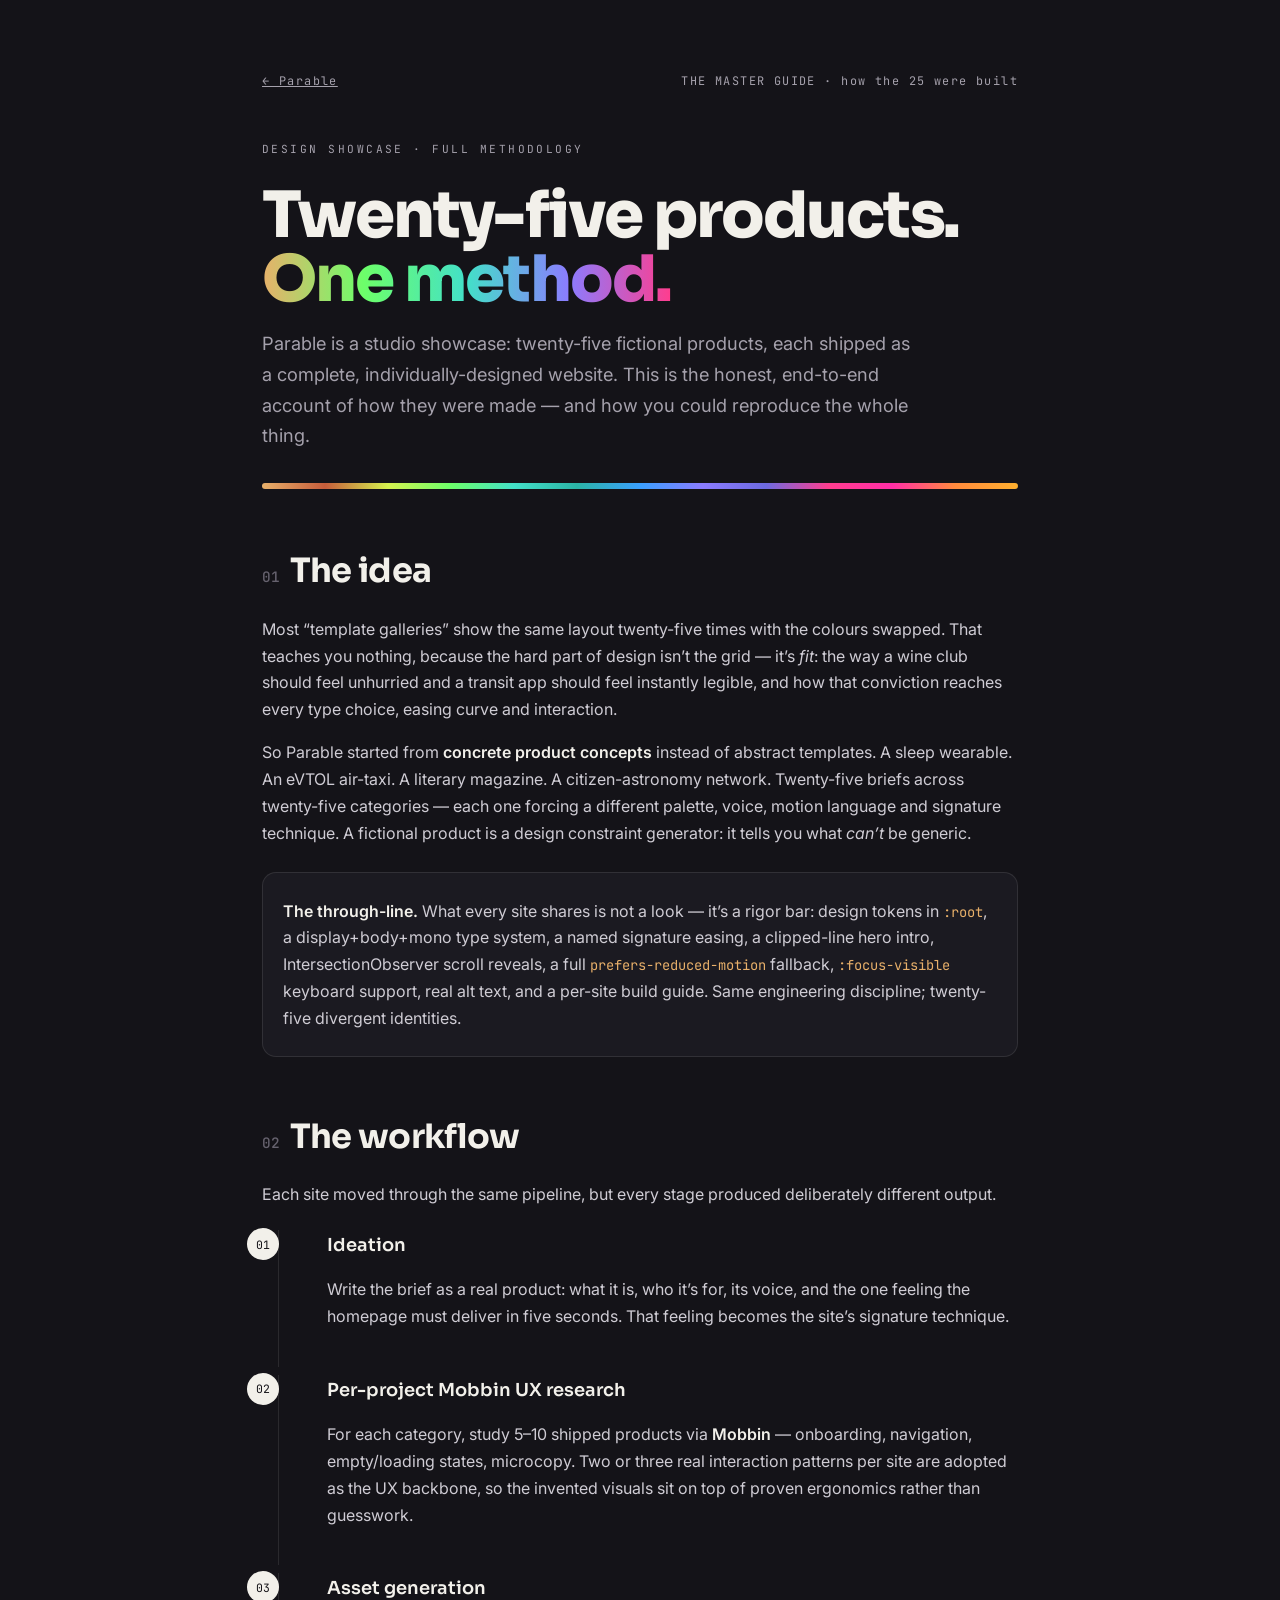
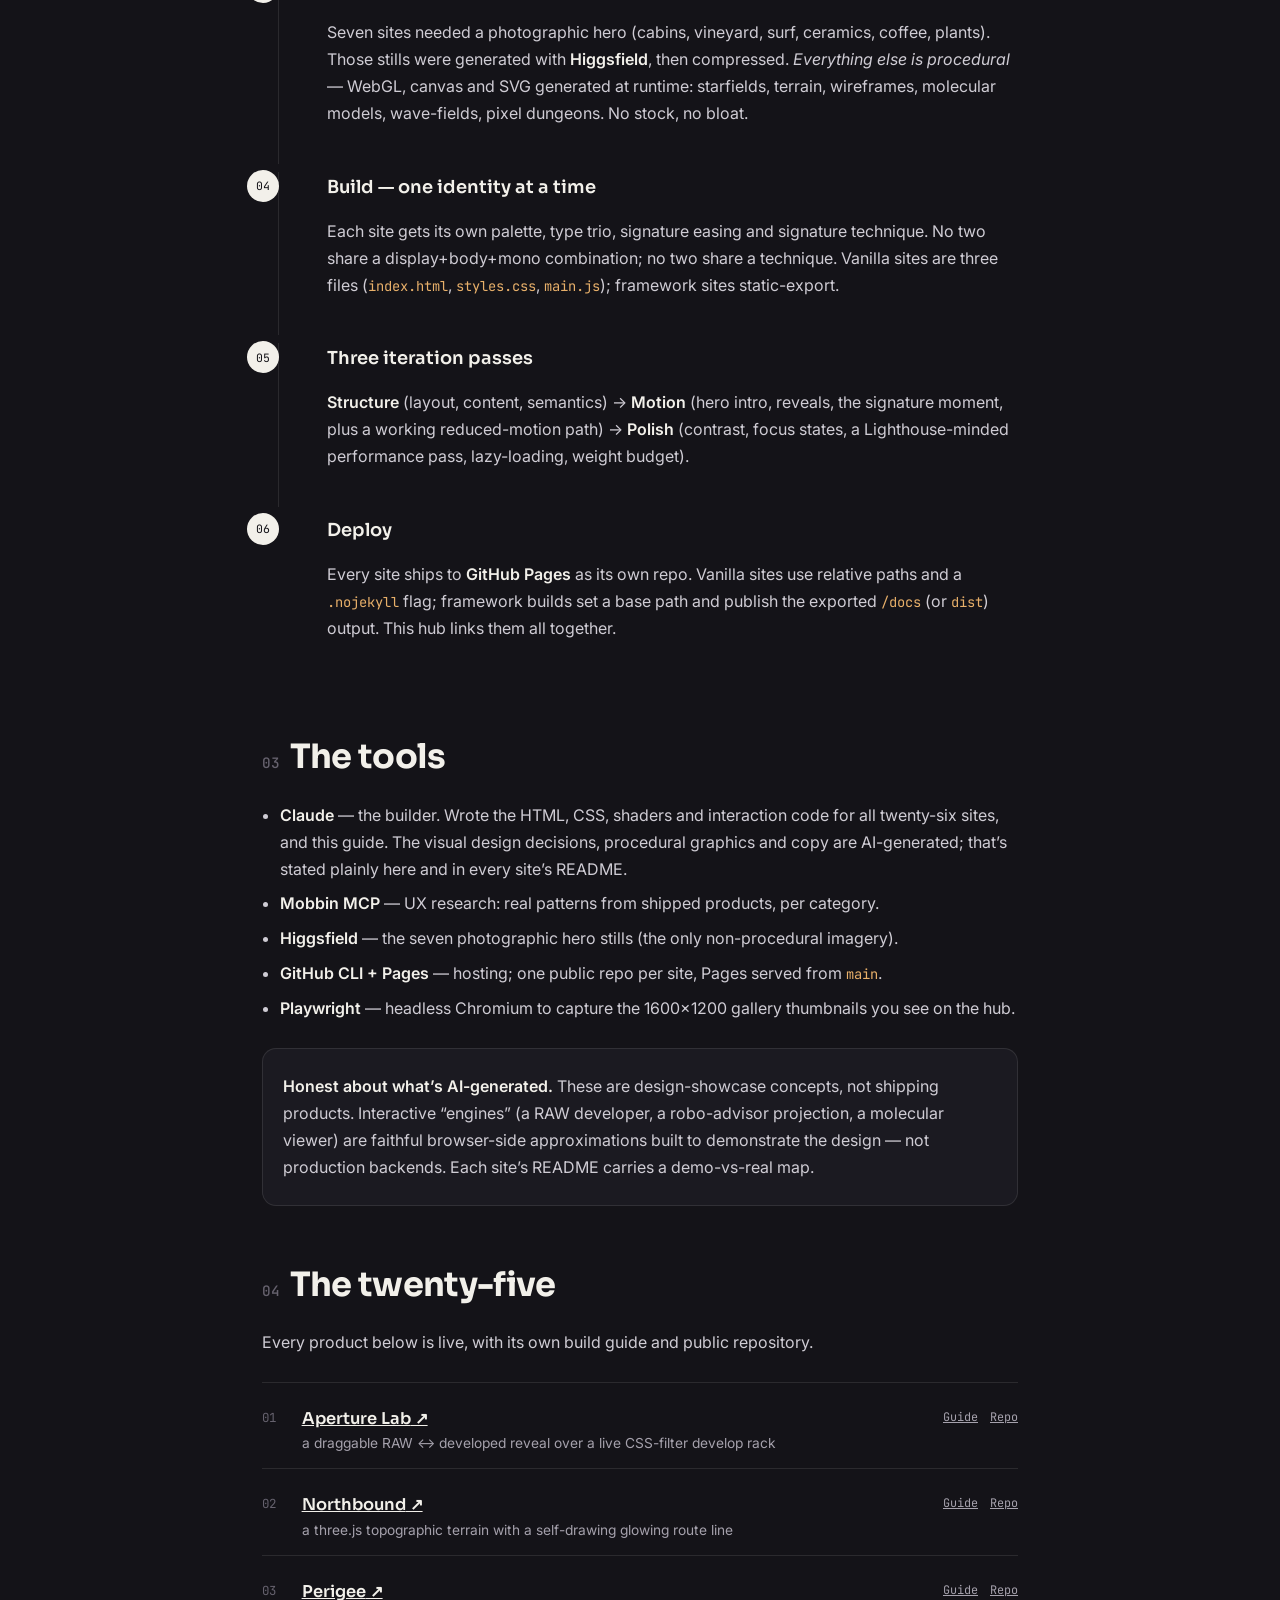
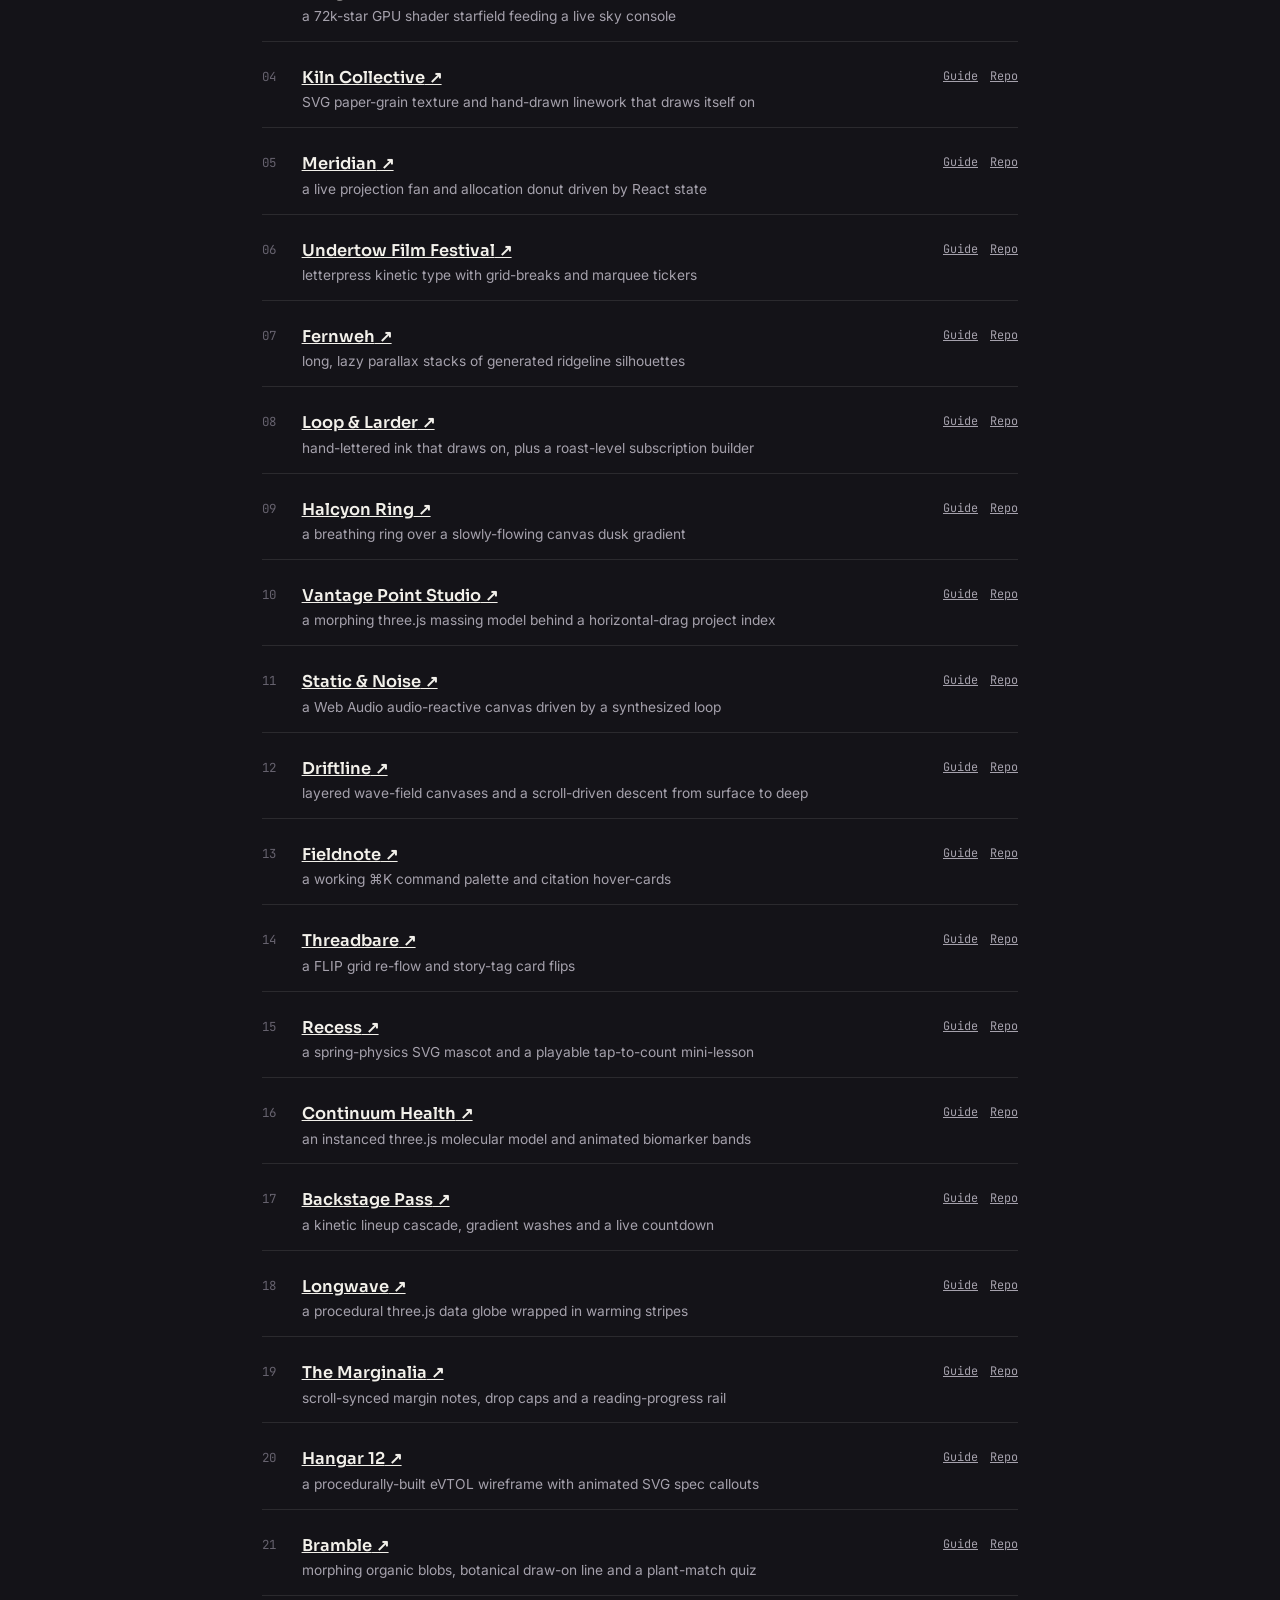
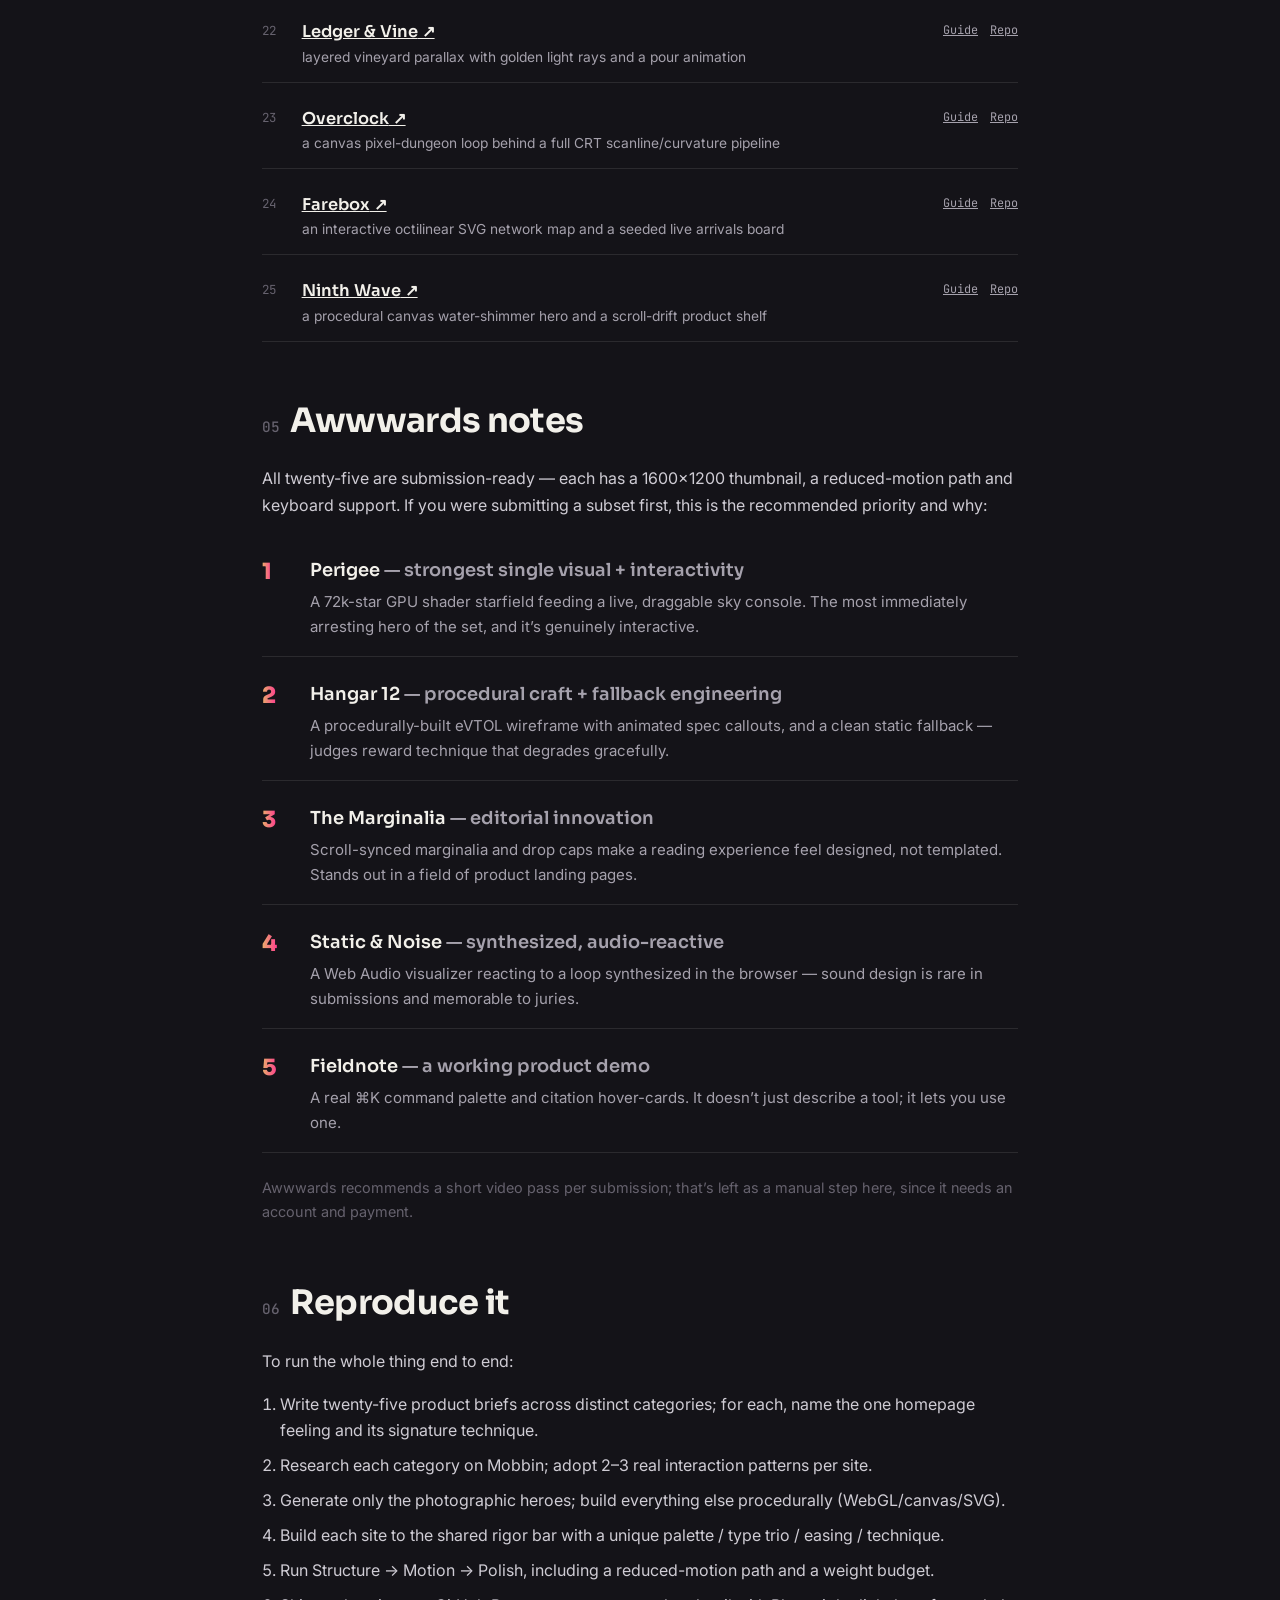
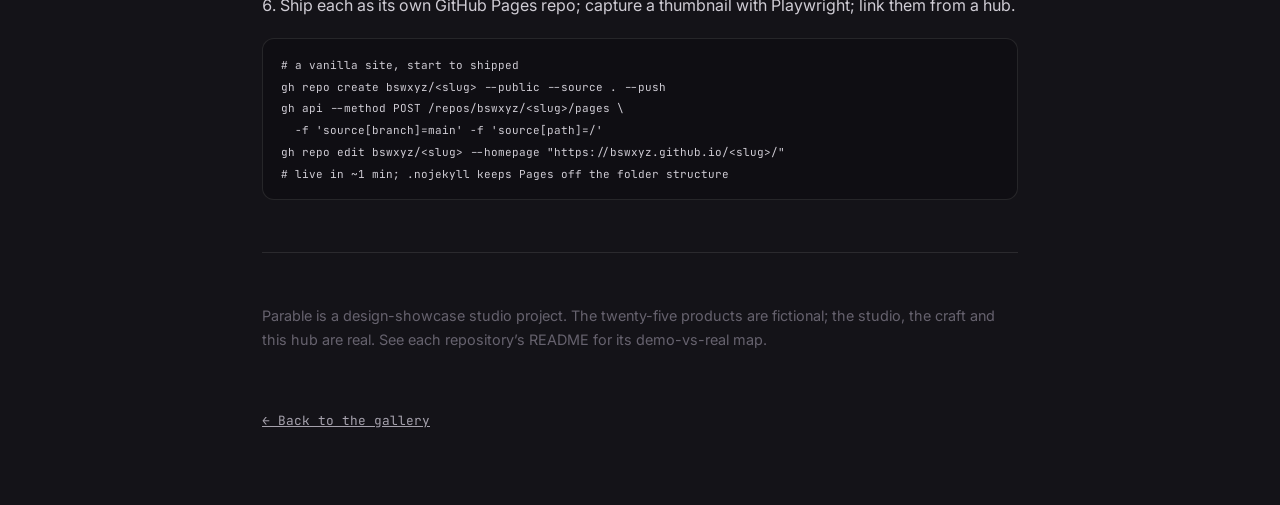
<file: guide/index.html>
<!doctype html>
<html lang="en">
<head>
<meta charset="utf-8" />
<meta name="viewport" content="width=device-width, initial-scale=1" />
<title>How Parable was built — the master guide</title>
<meta name="description" content="The master build guide for Parable: how twenty-five fictional-product design showcases were designed and shipped — ideation, Mobbin UX research, asset generation, per-site build, three iteration passes, and GitHub Pages deploy. Links to all 25 guides and repos." />
<meta name="theme-color" content="#141318" />
<meta name="color-scheme" content="dark" />
<link rel="preconnect" href="https://fonts.googleapis.com" />
<link rel="preconnect" href="https://fonts.gstatic.com" crossorigin />
<link href="https://fonts.googleapis.com/css2?family=Sora:wght@300;400;600;700;800&family=Inter:wght@400;500;600&family=JetBrains+Mono:wght@400;500&display=swap" rel="stylesheet" />
<style>
:root{--bg:#141318;--panel:#1b1a21;--bone:#f2f0ea;--dim:#a5a1ac;--faint:#66626e;--line:rgba(242,240,234,.10);--max:820px}
*{box-sizing:border-box;margin:0;padding:0}
html{scroll-behavior:smooth}
body{background:var(--bg);color:var(--bone);font-family:"Inter",system-ui,sans-serif;line-height:1.68;-webkit-font-smoothing:antialiased}
a{color:var(--bone)}
.grad{background:linear-gradient(90deg,#e8b06a,#6cff6a,#43e0c8,#8b7cff,#ff3d8e);-webkit-background-clip:text;background-clip:text;color:transparent}
.wrap{max-width:var(--max);margin:0 auto;padding:clamp(28px,6vw,72px) clamp(18px,5vw,32px)}
.top{display:flex;justify-content:space-between;align-items:center;margin-bottom:3rem;font-family:"JetBrains Mono",monospace;font-size:.74rem;letter-spacing:.12em;color:var(--dim)}
.top a{color:var(--dim)}.top a:hover{color:var(--bone)}
.ey{font-family:"JetBrains Mono",monospace;font-size:.7rem;letter-spacing:.22em;text-transform:uppercase;color:var(--dim);display:block;margin-bottom:1.6rem}
h1{font-family:"Sora",sans-serif;font-weight:800;font-size:clamp(2.4rem,7vw,4rem);line-height:1;letter-spacing:-.03em;margin-bottom:1rem}
.sub{color:var(--dim);font-size:1.14rem;margin-bottom:1rem;max-width:60ch}
.spectrum{height:6px;border-radius:6px;margin:2rem 0 3.4rem;background:linear-gradient(90deg,#e8b06a,#c65d3b,#d6f24e,#6cff6a,#43e0c8,#2bb4a6,#3aa0ff,#8b7cff,#6d6ae0,#ff3d8e,#ff2ea6,#ff8a3d,#ffb02e);box-shadow:0 0 22px -6px rgba(242,240,234,.25)}
h2{font-family:"Sora",sans-serif;font-weight:700;font-size:clamp(1.5rem,3.6vw,2.1rem);letter-spacing:-.02em;margin:3.2rem 0 .4rem;display:flex;gap:.6rem;align-items:baseline}
h2 .h-n{font-family:"JetBrains Mono",monospace;font-size:.9rem;font-weight:500;color:var(--faint);letter-spacing:0}
h3{font-family:"Sora",sans-serif;font-weight:600;font-size:1.12rem;margin:1.8rem 0 .3rem}
p{color:#cfccd4;margin:1rem 0}
strong{color:var(--bone);font-weight:600}
em{font-style:italic}
ul{margin:1rem 0 1rem 1.15rem;color:#cfccd4}li{margin:.5rem 0}
ol.steps{list-style:none;margin:1.4rem 0;padding:0;counter-reset:st}
ol.steps>li{counter-increment:st;position:relative;padding:0 0 1.3rem 3rem;border-left:1px solid var(--line);margin-left:1rem}
ol.steps>li::before{content:counter(st,decimal-leading-zero);position:absolute;left:-1rem;top:-2px;transform:translateX(-50%);
  font-family:"JetBrains Mono",monospace;font-size:.72rem;color:var(--bg);background:var(--bone);width:2rem;height:2rem;border-radius:50%;display:grid;place-items:center}
ol.steps>li:last-child{border-left-color:transparent}
ol.steps h3{margin:.1rem 0 .3rem}
pre{background:#0f0e13;border:1px solid var(--line);border-radius:12px;padding:15px 18px;overflow-x:auto;margin:1.2rem 0;font-family:"JetBrains Mono",monospace;font-size:.8rem;line-height:1.7;color:#cfccd4}
code{font-family:"JetBrains Mono",monospace;font-size:.86em;color:#e8b06a}
pre code{color:inherit}
.rule{height:1px;background:var(--line);margin:3.2rem 0;border:0}
.callout{background:var(--panel);border:1px solid var(--line);border-radius:14px;padding:18px 20px;margin:1.6rem 0}
.callout p{margin:.4rem 0}
/* the 25 list */
.sites{list-style:none;margin:1.6rem 0;padding:0;border-top:1px solid var(--line)}
.site-row{display:flex;gap:14px;align-items:flex-start;padding:14px 0;border-bottom:1px solid var(--line)}
.site-n{font-family:"JetBrains Mono",monospace;font-size:.78rem;color:var(--faint);padding-top:3px;flex:none;width:1.6rem}
.site-main{flex:1;display:flex;flex-direction:column;gap:2px}
.site-name{font-family:"Sora",sans-serif;font-weight:600;font-size:1.02rem}
.site-name:hover{color:#43e0c8}
.site-sig{color:var(--dim);font-size:.86rem;line-height:1.45}
.site-links{display:inline-flex;gap:12px;flex:none;font-family:"JetBrains Mono",monospace;font-size:.74rem;padding-top:3px}
.site-links a{color:var(--dim)}.site-links a:hover{color:var(--bone)}
/* awards */
.awards{list-style:none;margin:1.4rem 0;padding:0;counter-reset:aw}
.awards>li{counter-increment:aw;position:relative;padding:14px 0 14px 3rem;border-bottom:1px solid var(--line)}
.awards>li::before{content:counter(aw);position:absolute;left:0;top:12px;font-family:"Sora",sans-serif;font-weight:800;font-size:1.4rem;color:transparent;
  background:linear-gradient(90deg,#e8b06a,#ff3d8e);-webkit-background-clip:text;background-clip:text}
.awards h3{margin:0 0 .2rem}
.awards p{margin:.2rem 0;font-size:.94rem}
.awards .why{color:var(--dim)}
.back{display:inline-block;margin-top:2.6rem;font-family:"JetBrains Mono",monospace;font-size:.8rem;color:var(--dim)}
.back:hover{color:var(--bone)}
a:focus-visible{outline:2px solid var(--bone);outline-offset:3px;border-radius:5px}
@media (prefers-reduced-motion:reduce){html{scroll-behavior:auto}}
</style>
</head>
<body>
<div class="wrap">
  <div class="top">
    <a href="../">← Parable</a>
    <span>THE MASTER GUIDE · how the 25 were built</span>
  </div>

  <span class="ey">Design showcase · full methodology</span>
  <h1>Twenty-five products.<br><span class="grad">One method.</span></h1>
  <p class="sub">Parable is a studio showcase: twenty-five fictional products, each shipped as a complete,
    individually-designed website. This is the honest, end-to-end account of how they were made — and how
    you could reproduce the whole thing.</p>
  <div class="spectrum" aria-hidden="true"></div>

  <h2><span class="h-n">01</span>The idea</h2>
  <p>Most “template galleries” show the same layout twenty-five times with the colours swapped. That teaches
    you nothing, because the hard part of design isn’t the grid — it’s <em>fit</em>: the way a wine club should
    feel unhurried and a transit app should feel instantly legible, and how that conviction reaches every
    type choice, easing curve and interaction.</p>
  <p>So Parable started from <strong>concrete product concepts</strong> instead of abstract templates. A sleep
    wearable. An eVTOL air-taxi. A literary magazine. A citizen-astronomy network. Twenty-five briefs across
    twenty-five categories — each one forcing a different palette, voice, motion language and signature
    technique. A fictional product is a design constraint generator: it tells you what <em>can’t</em> be
    generic.</p>
  <div class="callout">
    <p><strong>The through-line.</strong> What every site shares is not a look — it’s a rigor bar: design
      tokens in <code>:root</code>, a display+body+mono type system, a named signature easing, a clipped-line
      hero intro, IntersectionObserver scroll reveals, a full <code>prefers-reduced-motion</code> fallback,
      <code>:focus-visible</code> keyboard support, real alt text, and a per-site build guide. Same
      engineering discipline; twenty-five divergent identities.</p>
  </div>

  <h2><span class="h-n">02</span>The workflow</h2>
  <p>Each site moved through the same pipeline, but every stage produced deliberately different output.</p>
  <ol class="steps">
    <li>
      <h3>Ideation</h3>
      <p>Write the brief as a real product: what it is, who it’s for, its voice, and the one feeling the
        homepage must deliver in five seconds. That feeling becomes the site’s signature technique.</p>
    </li>
    <li>
      <h3>Per-project Mobbin UX research</h3>
      <p>For each category, study 5–10 shipped products via <strong>Mobbin</strong> — onboarding, navigation,
        empty/loading states, microcopy. Two or three real interaction patterns per site are adopted as the
        UX backbone, so the invented visuals sit on top of proven ergonomics rather than guesswork.</p>
    </li>
    <li>
      <h3>Asset generation</h3>
      <p>Seven sites needed a photographic hero (cabins, vineyard, surf, ceramics, coffee, plants). Those
        stills were generated with <strong>Higgsfield</strong>, then compressed. <em>Everything else is
        procedural</em> — WebGL, canvas and SVG generated at runtime: starfields, terrain, wireframes,
        molecular models, wave-fields, pixel dungeons. No stock, no bloat.</p>
    </li>
    <li>
      <h3>Build — one identity at a time</h3>
      <p>Each site gets its own palette, type trio, signature easing and signature technique. No two share a
        display+body+mono combination; no two share a technique. Vanilla sites are three files
        (<code>index.html</code>, <code>styles.css</code>, <code>main.js</code>); framework sites static-export.</p>
    </li>
    <li>
      <h3>Three iteration passes</h3>
      <p><strong>Structure</strong> (layout, content, semantics) → <strong>Motion</strong> (hero intro,
        reveals, the signature moment, plus a working reduced-motion path) → <strong>Polish</strong>
        (contrast, focus states, a Lighthouse-minded performance pass, lazy-loading, weight budget).</p>
    </li>
    <li>
      <h3>Deploy</h3>
      <p>Every site ships to <strong>GitHub Pages</strong> as its own repo. Vanilla sites use relative paths
        and a <code>.nojekyll</code> flag; framework builds set a base path and publish the exported
        <code>/docs</code> (or <code>dist</code>) output. This hub links them all together.</p>
    </li>
  </ol>

  <h2><span class="h-n">03</span>The tools</h2>
  <ul>
    <li><strong>Claude</strong> — the builder. Wrote the HTML, CSS, shaders and interaction code for
      all twenty-six sites, and this guide. The visual design decisions, procedural graphics and copy are
      AI-generated; that’s stated plainly here and in every site’s README.</li>
    <li><strong>Mobbin MCP</strong> — UX research: real patterns from shipped products, per category.</li>
    <li><strong>Higgsfield</strong> — the seven photographic hero stills (the only non-procedural imagery).</li>
    <li><strong>GitHub CLI + Pages</strong> — hosting; one public repo per site, Pages served from
      <code>main</code>.</li>
    <li><strong>Playwright</strong> — headless Chromium to capture the 1600×1200 gallery thumbnails you see
      on the hub.</li>
  </ul>
  <div class="callout">
    <p><strong>Honest about what’s AI-generated.</strong> These are design-showcase concepts, not shipping
      products. Interactive “engines” (a RAW developer, a robo-advisor projection, a molecular viewer) are
      faithful browser-side approximations built to demonstrate the design — not production backends. Each
      site’s README carries a demo-vs-real map.</p>
  </div>

  <h2><span class="h-n">04</span>The twenty-five</h2>
  <p>Every product below is live, with its own build guide and public repository.</p>
  <ol class="sites">
      <li class="site-row">
        <span class="site-n">01</span>
        <span class="site-main">
          <a class="site-name" href="https://bswxyz.github.io/aperture-lab/" target="_blank" rel="noopener">Aperture Lab<span aria-hidden="true"> ↗</span></a>
          <span class="site-sig">a draggable RAW ↔ developed reveal over a live CSS-filter develop rack</span>
        </span>
        <span class="site-links"><a href="https://bswxyz.github.io/aperture-lab/guide/" target="_blank" rel="noopener">Guide</a><a href="https://github.com/bswxyz/aperture-lab" target="_blank" rel="noopener">Repo</a></span>
      </li>
      <li class="site-row">
        <span class="site-n">02</span>
        <span class="site-main">
          <a class="site-name" href="https://bswxyz.github.io/northbound-ev/" target="_blank" rel="noopener">Northbound<span aria-hidden="true"> ↗</span></a>
          <span class="site-sig">a three.js topographic terrain with a self-drawing glowing route line</span>
        </span>
        <span class="site-links"><a href="https://bswxyz.github.io/northbound-ev/guide/" target="_blank" rel="noopener">Guide</a><a href="https://github.com/bswxyz/northbound-ev" target="_blank" rel="noopener">Repo</a></span>
      </li>
      <li class="site-row">
        <span class="site-n">03</span>
        <span class="site-main">
          <a class="site-name" href="https://bswxyz.github.io/perigee-astro/" target="_blank" rel="noopener">Perigee<span aria-hidden="true"> ↗</span></a>
          <span class="site-sig">a 72k-star GPU shader starfield feeding a live sky console</span>
        </span>
        <span class="site-links"><a href="https://bswxyz.github.io/perigee-astro/guide/" target="_blank" rel="noopener">Guide</a><a href="https://github.com/bswxyz/perigee-astro" target="_blank" rel="noopener">Repo</a></span>
      </li>
      <li class="site-row">
        <span class="site-n">04</span>
        <span class="site-main">
          <a class="site-name" href="https://bswxyz.github.io/kiln-collective/" target="_blank" rel="noopener">Kiln Collective<span aria-hidden="true"> ↗</span></a>
          <span class="site-sig">SVG paper-grain texture and hand-drawn linework that draws itself on</span>
        </span>
        <span class="site-links"><a href="https://bswxyz.github.io/kiln-collective/guide/" target="_blank" rel="noopener">Guide</a><a href="https://github.com/bswxyz/kiln-collective" target="_blank" rel="noopener">Repo</a></span>
      </li>
      <li class="site-row">
        <span class="site-n">05</span>
        <span class="site-main">
          <a class="site-name" href="https://bswxyz.github.io/meridian-advisor/" target="_blank" rel="noopener">Meridian<span aria-hidden="true"> ↗</span></a>
          <span class="site-sig">a live projection fan and allocation donut driven by React state</span>
        </span>
        <span class="site-links"><a href="https://bswxyz.github.io/meridian-advisor/guide/" target="_blank" rel="noopener">Guide</a><a href="https://github.com/bswxyz/meridian-advisor" target="_blank" rel="noopener">Repo</a></span>
      </li>
      <li class="site-row">
        <span class="site-n">06</span>
        <span class="site-main">
          <a class="site-name" href="https://bswxyz.github.io/undertow-festival/" target="_blank" rel="noopener">Undertow Film Festival<span aria-hidden="true"> ↗</span></a>
          <span class="site-sig">letterpress kinetic type with grid-breaks and marquee tickers</span>
        </span>
        <span class="site-links"><a href="https://bswxyz.github.io/undertow-festival/guide/" target="_blank" rel="noopener">Guide</a><a href="https://github.com/bswxyz/undertow-festival" target="_blank" rel="noopener">Repo</a></span>
      </li>
      <li class="site-row">
        <span class="site-n">07</span>
        <span class="site-main">
          <a class="site-name" href="https://bswxyz.github.io/fernweh-cabins/" target="_blank" rel="noopener">Fernweh<span aria-hidden="true"> ↗</span></a>
          <span class="site-sig">long, lazy parallax stacks of generated ridgeline silhouettes</span>
        </span>
        <span class="site-links"><a href="https://bswxyz.github.io/fernweh-cabins/guide/" target="_blank" rel="noopener">Guide</a><a href="https://github.com/bswxyz/fernweh-cabins" target="_blank" rel="noopener">Repo</a></span>
      </li>
      <li class="site-row">
        <span class="site-n">08</span>
        <span class="site-main">
          <a class="site-name" href="https://bswxyz.github.io/loop-and-larder/" target="_blank" rel="noopener">Loop & Larder<span aria-hidden="true"> ↗</span></a>
          <span class="site-sig">hand-lettered ink that draws on, plus a roast-level subscription builder</span>
        </span>
        <span class="site-links"><a href="https://bswxyz.github.io/loop-and-larder/guide/" target="_blank" rel="noopener">Guide</a><a href="https://github.com/bswxyz/loop-and-larder" target="_blank" rel="noopener">Repo</a></span>
      </li>
      <li class="site-row">
        <span class="site-n">09</span>
        <span class="site-main">
          <a class="site-name" href="https://bswxyz.github.io/halcyon-ring/" target="_blank" rel="noopener">Halcyon Ring<span aria-hidden="true"> ↗</span></a>
          <span class="site-sig">a breathing ring over a slowly-flowing canvas dusk gradient</span>
        </span>
        <span class="site-links"><a href="https://bswxyz.github.io/halcyon-ring/guide/" target="_blank" rel="noopener">Guide</a><a href="https://github.com/bswxyz/halcyon-ring" target="_blank" rel="noopener">Repo</a></span>
      </li>
      <li class="site-row">
        <span class="site-n">10</span>
        <span class="site-main">
          <a class="site-name" href="https://bswxyz.github.io/vantage-point-studio/" target="_blank" rel="noopener">Vantage Point Studio<span aria-hidden="true"> ↗</span></a>
          <span class="site-sig">a morphing three.js massing model behind a horizontal-drag project index</span>
        </span>
        <span class="site-links"><a href="https://bswxyz.github.io/vantage-point-studio/guide/" target="_blank" rel="noopener">Guide</a><a href="https://github.com/bswxyz/vantage-point-studio" target="_blank" rel="noopener">Repo</a></span>
      </li>
      <li class="site-row">
        <span class="site-n">11</span>
        <span class="site-main">
          <a class="site-name" href="https://bswxyz.github.io/static-and-noise/" target="_blank" rel="noopener">Static & Noise<span aria-hidden="true"> ↗</span></a>
          <span class="site-sig">a Web Audio audio-reactive canvas driven by a synthesized loop</span>
        </span>
        <span class="site-links"><a href="https://bswxyz.github.io/static-and-noise/guide/" target="_blank" rel="noopener">Guide</a><a href="https://github.com/bswxyz/static-and-noise" target="_blank" rel="noopener">Repo</a></span>
      </li>
      <li class="site-row">
        <span class="site-n">12</span>
        <span class="site-main">
          <a class="site-name" href="https://bswxyz.github.io/driftline-ocean/" target="_blank" rel="noopener">Driftline<span aria-hidden="true"> ↗</span></a>
          <span class="site-sig">layered wave-field canvases and a scroll-driven descent from surface to deep</span>
        </span>
        <span class="site-links"><a href="https://bswxyz.github.io/driftline-ocean/guide/" target="_blank" rel="noopener">Guide</a><a href="https://github.com/bswxyz/driftline-ocean" target="_blank" rel="noopener">Repo</a></span>
      </li>
      <li class="site-row">
        <span class="site-n">13</span>
        <span class="site-main">
          <a class="site-name" href="https://bswxyz.github.io/fieldnote-research/" target="_blank" rel="noopener">Fieldnote<span aria-hidden="true"> ↗</span></a>
          <span class="site-sig">a working ⌘K command palette and citation hover-cards</span>
        </span>
        <span class="site-links"><a href="https://bswxyz.github.io/fieldnote-research/guide/" target="_blank" rel="noopener">Guide</a><a href="https://github.com/bswxyz/fieldnote-research" target="_blank" rel="noopener">Repo</a></span>
      </li>
      <li class="site-row">
        <span class="site-n">14</span>
        <span class="site-main">
          <a class="site-name" href="https://bswxyz.github.io/threadbare-resale/" target="_blank" rel="noopener">Threadbare<span aria-hidden="true"> ↗</span></a>
          <span class="site-sig">a FLIP grid re-flow and story-tag card flips</span>
        </span>
        <span class="site-links"><a href="https://bswxyz.github.io/threadbare-resale/guide/" target="_blank" rel="noopener">Guide</a><a href="https://github.com/bswxyz/threadbare-resale" target="_blank" rel="noopener">Repo</a></span>
      </li>
      <li class="site-row">
        <span class="site-n">15</span>
        <span class="site-main">
          <a class="site-name" href="https://bswxyz.github.io/recess-learn/" target="_blank" rel="noopener">Recess<span aria-hidden="true"> ↗</span></a>
          <span class="site-sig">a spring-physics SVG mascot and a playable tap-to-count mini-lesson</span>
        </span>
        <span class="site-links"><a href="https://bswxyz.github.io/recess-learn/guide/" target="_blank" rel="noopener">Guide</a><a href="https://github.com/bswxyz/recess-learn" target="_blank" rel="noopener">Repo</a></span>
      </li>
      <li class="site-row">
        <span class="site-n">16</span>
        <span class="site-main">
          <a class="site-name" href="https://bswxyz.github.io/continuum-health/" target="_blank" rel="noopener">Continuum Health<span aria-hidden="true"> ↗</span></a>
          <span class="site-sig">an instanced three.js molecular model and animated biomarker bands</span>
        </span>
        <span class="site-links"><a href="https://bswxyz.github.io/continuum-health/guide/" target="_blank" rel="noopener">Guide</a><a href="https://github.com/bswxyz/continuum-health" target="_blank" rel="noopener">Repo</a></span>
      </li>
      <li class="site-row">
        <span class="site-n">17</span>
        <span class="site-main">
          <a class="site-name" href="https://bswxyz.github.io/backstage-pass/" target="_blank" rel="noopener">Backstage Pass<span aria-hidden="true"> ↗</span></a>
          <span class="site-sig">a kinetic lineup cascade, gradient washes and a live countdown</span>
        </span>
        <span class="site-links"><a href="https://bswxyz.github.io/backstage-pass/guide/" target="_blank" rel="noopener">Guide</a><a href="https://github.com/bswxyz/backstage-pass" target="_blank" rel="noopener">Repo</a></span>
      </li>
      <li class="site-row">
        <span class="site-n">18</span>
        <span class="site-main">
          <a class="site-name" href="https://bswxyz.github.io/longwave-climate/" target="_blank" rel="noopener">Longwave<span aria-hidden="true"> ↗</span></a>
          <span class="site-sig">a procedural three.js data globe wrapped in warming stripes</span>
        </span>
        <span class="site-links"><a href="https://bswxyz.github.io/longwave-climate/guide/" target="_blank" rel="noopener">Guide</a><a href="https://github.com/bswxyz/longwave-climate" target="_blank" rel="noopener">Repo</a></span>
      </li>
      <li class="site-row">
        <span class="site-n">19</span>
        <span class="site-main">
          <a class="site-name" href="https://bswxyz.github.io/the-marginalia/" target="_blank" rel="noopener">The Marginalia<span aria-hidden="true"> ↗</span></a>
          <span class="site-sig">scroll-synced margin notes, drop caps and a reading-progress rail</span>
        </span>
        <span class="site-links"><a href="https://bswxyz.github.io/the-marginalia/guide/" target="_blank" rel="noopener">Guide</a><a href="https://github.com/bswxyz/the-marginalia" target="_blank" rel="noopener">Repo</a></span>
      </li>
      <li class="site-row">
        <span class="site-n">20</span>
        <span class="site-main">
          <a class="site-name" href="https://bswxyz.github.io/hangar-12/" target="_blank" rel="noopener">Hangar 12<span aria-hidden="true"> ↗</span></a>
          <span class="site-sig">a procedurally-built eVTOL wireframe with animated SVG spec callouts</span>
        </span>
        <span class="site-links"><a href="https://bswxyz.github.io/hangar-12/guide/" target="_blank" rel="noopener">Guide</a><a href="https://github.com/bswxyz/hangar-12" target="_blank" rel="noopener">Repo</a></span>
      </li>
      <li class="site-row">
        <span class="site-n">21</span>
        <span class="site-main">
          <a class="site-name" href="https://bswxyz.github.io/bramble-home/" target="_blank" rel="noopener">Bramble<span aria-hidden="true"> ↗</span></a>
          <span class="site-sig">morphing organic blobs, botanical draw-on line and a plant-match quiz</span>
        </span>
        <span class="site-links"><a href="https://bswxyz.github.io/bramble-home/guide/" target="_blank" rel="noopener">Guide</a><a href="https://github.com/bswxyz/bramble-home" target="_blank" rel="noopener">Repo</a></span>
      </li>
      <li class="site-row">
        <span class="site-n">22</span>
        <span class="site-main">
          <a class="site-name" href="https://bswxyz.github.io/ledger-and-vine/" target="_blank" rel="noopener">Ledger & Vine<span aria-hidden="true"> ↗</span></a>
          <span class="site-sig">layered vineyard parallax with golden light rays and a pour animation</span>
        </span>
        <span class="site-links"><a href="https://bswxyz.github.io/ledger-and-vine/guide/" target="_blank" rel="noopener">Guide</a><a href="https://github.com/bswxyz/ledger-and-vine" target="_blank" rel="noopener">Repo</a></span>
      </li>
      <li class="site-row">
        <span class="site-n">23</span>
        <span class="site-main">
          <a class="site-name" href="https://bswxyz.github.io/overclock-games/" target="_blank" rel="noopener">Overclock<span aria-hidden="true"> ↗</span></a>
          <span class="site-sig">a canvas pixel-dungeon loop behind a full CRT scanline/curvature pipeline</span>
        </span>
        <span class="site-links"><a href="https://bswxyz.github.io/overclock-games/guide/" target="_blank" rel="noopener">Guide</a><a href="https://github.com/bswxyz/overclock-games" target="_blank" rel="noopener">Repo</a></span>
      </li>
      <li class="site-row">
        <span class="site-n">24</span>
        <span class="site-main">
          <a class="site-name" href="https://bswxyz.github.io/farebox-transit/" target="_blank" rel="noopener">Farebox<span aria-hidden="true"> ↗</span></a>
          <span class="site-sig">an interactive octilinear SVG network map and a seeded live arrivals board</span>
        </span>
        <span class="site-links"><a href="https://bswxyz.github.io/farebox-transit/guide/" target="_blank" rel="noopener">Guide</a><a href="https://github.com/bswxyz/farebox-transit" target="_blank" rel="noopener">Repo</a></span>
      </li>
      <li class="site-row">
        <span class="site-n">25</span>
        <span class="site-main">
          <a class="site-name" href="https://bswxyz.github.io/ninth-wave-surf/" target="_blank" rel="noopener">Ninth Wave<span aria-hidden="true"> ↗</span></a>
          <span class="site-sig">a procedural canvas water-shimmer hero and a scroll-drift product shelf</span>
        </span>
        <span class="site-links"><a href="https://bswxyz.github.io/ninth-wave-surf/guide/" target="_blank" rel="noopener">Guide</a><a href="https://github.com/bswxyz/ninth-wave-surf" target="_blank" rel="noopener">Repo</a></span>
      </li>
  </ol>

  <h2><span class="h-n">05</span>Awwwards notes</h2>
  <p>All twenty-five are submission-ready — each has a 1600×1200 thumbnail, a reduced-motion path and keyboard
    support. If you were submitting a subset first, this is the recommended priority and why:</p>
  <ol class="awards">
    <li>
      <h3>Perigee <span class="why">— strongest single visual + interactivity</span></h3>
      <p class="why">A 72k-star GPU shader starfield feeding a live, draggable sky console. The most
        immediately arresting hero of the set, and it’s genuinely interactive.</p>
    </li>
    <li>
      <h3>Hangar 12 <span class="why">— procedural craft + fallback engineering</span></h3>
      <p class="why">A procedurally-built eVTOL wireframe with animated spec callouts, and a clean static
        fallback — judges reward technique that degrades gracefully.</p>
    </li>
    <li>
      <h3>The Marginalia <span class="why">— editorial innovation</span></h3>
      <p class="why">Scroll-synced marginalia and drop caps make a reading experience feel designed, not
        templated. Stands out in a field of product landing pages.</p>
    </li>
    <li>
      <h3>Static &amp; Noise <span class="why">— synthesized, audio-reactive</span></h3>
      <p class="why">A Web Audio visualizer reacting to a loop synthesized in the browser — sound design is
        rare in submissions and memorable to juries.</p>
    </li>
    <li>
      <h3>Fieldnote <span class="why">— a working product demo</span></h3>
      <p class="why">A real ⌘K command palette and citation hover-cards. It doesn’t just describe a tool;
        it lets you use one.</p>
    </li>
  </ol>
  <p style="color:var(--faint);font-size:.9rem">Awwwards recommends a short video pass per submission; that’s
    left as a manual step here, since it needs an account and payment.</p>

  <h2><span class="h-n">06</span>Reproduce it</h2>
  <p>To run the whole thing end to end:</p>
  <ol style="margin-left:1.15rem;color:#cfccd4">
    <li>Write twenty-five product briefs across distinct categories; for each, name the one homepage feeling
      and its signature technique.</li>
    <li>Research each category on Mobbin; adopt 2–3 real interaction patterns per site.</li>
    <li>Generate only the photographic heroes; build everything else procedurally (WebGL/canvas/SVG).</li>
    <li>Build each site to the shared rigor bar with a unique palette / type trio / easing / technique.</li>
    <li>Run Structure → Motion → Polish, including a reduced-motion path and a weight budget.</li>
    <li>Ship each as its own GitHub Pages repo; capture a thumbnail with Playwright; link them from a hub.</li>
  </ol>
  <pre><code># a vanilla site, start to shipped
gh repo create bswxyz/&lt;slug&gt; --public --source . --push
gh api --method POST /repos/bswxyz/&lt;slug&gt;/pages \
  -f 'source[branch]=main' -f 'source[path]=/'
gh repo edit bswxyz/&lt;slug&gt; --homepage "https://bswxyz.github.io/&lt;slug&gt;/"
# live in ~1 min; .nojekyll keeps Pages off the folder structure</code></pre>

  <hr class="rule" />
  <p style="color:var(--faint);font-size:.9rem">Parable is a design-showcase studio project. The twenty-five
    products are fictional; the studio, the craft and this hub are real. See each repository’s README for its
    demo-vs-real map.</p>
  <a class="back" href="../">← Back to the gallery</a>
</div>
</body>
</html>
</file>
<file: styles.css>
/* ============================================================
   PARABLE — the hub. Design system / tokens first.
   Dark neutral ink that lets 25 thumbnails carry the colour.
   Accent = THE SPECTRUM (the set of 25 site accents).
   ============================================================ */
:root{
  --bg:#141318;          /* near-black ink */
  --panel:#1b1a21;       /* raised surface */
  --panel-2:#211f28;     /* card hover surface */
  --bone:#f2f0ea;        /* warm off-white */
  --dim:#a5a1ac;
  --faint:#66626e;
  --line:rgba(242,240,234,.10);
  --line-2:rgba(242,240,234,.05);
  --max:1280px;
  --ease:cubic-bezier(.19,1,.22,1);        /* signature: strong expo-out */
  --ease-curtain:cubic-bezier(.78,0,.22,1);/* hero curtain */
  --r:16px;
  --accent:#f2f0ea;      /* per-card override */
}
*{box-sizing:border-box;margin:0;padding:0}
html{scroll-behavior:smooth;-webkit-text-size-adjust:100%}
@media (prefers-reduced-motion:reduce){html{scroll-behavior:auto}}
body{
  background:var(--bg);color:var(--bone);
  font-family:"Inter",system-ui,-apple-system,sans-serif;font-weight:400;line-height:1.6;
  overflow-x:hidden;-webkit-font-smoothing:antialiased;text-rendering:optimizeLegibility;
}
a{color:inherit;text-decoration:none}
em{font-style:italic}
img{max-width:100%;display:block}
::selection{background:var(--bone);color:var(--bg)}

/* fixed dotted-grid texture */
.grid-tex{position:fixed;inset:0;z-index:0;pointer-events:none;opacity:.5;
  background:
    radial-gradient(circle at 50% 50%, rgba(242,240,234,.028) 1px, transparent 1.4px);
  background-size:26px 26px;
  mask-image:radial-gradient(120% 90% at 50% 20%, #000 40%, transparent 100%);
  -webkit-mask-image:radial-gradient(120% 90% at 50% 20%, #000 40%, transparent 100%)}
body>*:not(.grid-tex){position:relative;z-index:1}

/* ---------- type ---------- */
.eyebrow,.kicker{font-family:"JetBrains Mono",monospace;font-size:.72rem;letter-spacing:.24em;
  text-transform:uppercase;color:var(--dim)}
h1,h2,h3{font-family:"Sora","Inter",sans-serif;font-weight:600;letter-spacing:-.02em;line-height:1.04}
h2{font-size:clamp(1.9rem,4.4vw,3.1rem);font-weight:600}
h3{font-size:1.08rem;font-weight:600;letter-spacing:-.01em}

/* ---------- nav ---------- */
.nav{position:fixed;top:0;left:0;right:0;z-index:60;display:flex;justify-content:space-between;align-items:center;
  padding:16px clamp(18px,4vw,44px);
  background:linear-gradient(180deg,rgba(20,19,24,.86),rgba(20,19,24,0));backdrop-filter:blur(6px)}
.brand{display:flex;align-items:center;gap:11px;font-family:"Sora",sans-serif;font-size:1.02rem;font-weight:700;letter-spacing:.14em}
.brand-mark{width:16px;height:16px;border-radius:4px;flex:none;
  background:conic-gradient(from 210deg,#e8b06a,#6cff6a,#43e0c8,#8b7cff,#ff3d8e,#ffb02e,#e8b06a);
  box-shadow:0 0 0 1px var(--line),0 0 16px rgba(242,240,234,.14)}
.nav-links{display:flex;gap:clamp(12px,2vw,26px);align-items:center;font-size:.88rem;color:var(--dim)}
.nav-links a{transition:color .35s var(--ease)}
.nav-links a:hover{color:var(--bone)}
.nav-cta{border:1px solid var(--line);border-radius:40px;padding:8px 15px;color:var(--bone)!important;transition:border-color .3s,background .3s}
.nav-cta:hover{border-color:var(--bone);background:rgba(242,240,234,.06)}
@media(max-width:760px){.nav-links a:not(.nav-cta){display:none}}

/* ---------- hero ---------- */
.hero{max-width:var(--max);margin:0 auto;padding:clamp(128px,20vh,220px) clamp(18px,4vw,44px) clamp(60px,9vh,110px);text-align:center}
.hero .eyebrow{margin-bottom:2rem}
.hero-title{font-family:"Sora",sans-serif;font-weight:800;font-size:clamp(4.2rem,20vw,15rem);line-height:.9;letter-spacing:-.04em}
.hero-lead{font-family:"Sora",sans-serif;font-weight:300;font-size:clamp(1.4rem,3.4vw,2.4rem);line-height:1.2;
  margin:1.8rem auto 0;max-width:20ch;letter-spacing:-.01em;color:var(--bone)}
.hero-lead em{font-style:italic;font-weight:400;color:var(--bone)}
.hero-sub{max-width:60ch;margin:2rem auto 0;color:var(--dim);font-size:clamp(1rem,1.3vw,1.12rem)}

/* spectrum band — the hub accent = the 25 site accents */
.spectrum{margin:2.6rem auto 0;max-width:760px;width:100%;padding:0 clamp(0px,3vw,20px)}
.spectrum-band{display:block;height:6px;border-radius:6px;overflow:hidden;position:relative;
  background:var(--grad);background-size:220% 100%;background-position:0% 50%;
  box-shadow:0 0 22px -4px rgba(242,240,234,.22), inset 0 0 0 1px rgba(0,0,0,.25);
  animation:drift 26s linear infinite}
@keyframes drift{0%{background-position:0% 50%}100%{background-position:200% 50%}}

/* counters */
.counters{display:flex;justify-content:center;gap:clamp(26px,6vw,64px);margin:3rem auto 0;flex-wrap:wrap}
.counter{text-align:center}
.counter dd{font-family:"Sora",sans-serif;font-weight:700;font-size:clamp(2.4rem,5vw,3.6rem);line-height:1;
  letter-spacing:-.03em;font-variant-numeric:tabular-nums}
.counter dt{margin-top:.5rem;font-family:"JetBrains Mono",monospace;font-size:.68rem;letter-spacing:.18em;
  text-transform:uppercase;color:var(--faint)}

/* ---------- section shell ---------- */
section{padding:clamp(64px,10vh,120px) clamp(18px,4vw,44px)}
.section-head{max-width:var(--max);margin:0 auto 2.4rem}
.kicker{margin-bottom:1rem}
.section-head h2{margin-bottom:.2rem}
.lede{max-width:64ch;margin-top:1rem;color:var(--dim);font-size:1.05rem}
.lede code{font-family:"JetBrains Mono",monospace;font-size:.86em;color:var(--bone);background:var(--panel);
  padding:1px 6px;border-radius:5px;border:1px solid var(--line)}

/* ---------- filters ---------- */
.filters{max-width:var(--max);margin:0 auto;display:flex;gap:8px;flex-wrap:wrap}
.filter{font-family:"JetBrains Mono",monospace;font-size:.78rem;letter-spacing:.03em;color:var(--dim);
  background:var(--panel);border:1px solid var(--line);border-radius:40px;padding:8px 15px;cursor:pointer;
  display:inline-flex;align-items:center;gap:7px;transition:color .3s var(--ease),border-color .3s,background .3s,transform .3s var(--ease)}
.filter:hover{color:var(--bone);border-color:rgba(242,240,234,.28);transform:translateY(-1px)}
.filter .f-count{font-size:.68rem;color:var(--faint);font-variant-numeric:tabular-nums}
.filter[aria-pressed="true"]{color:var(--bg);background:var(--bone);border-color:var(--bone)}
.filter[aria-pressed="true"] .f-count{color:rgba(20,19,24,.55)}
.filter-status{max-width:var(--max);margin:1rem auto 0;font-family:"JetBrains Mono",monospace;
  font-size:.72rem;letter-spacing:.06em;color:var(--faint)}

/* ---------- gallery ---------- */
.gallery{max-width:var(--max);margin:1.8rem auto 0;display:grid;grid-template-columns:1fr;gap:clamp(16px,2vw,24px)}
@media(min-width:640px){.gallery{grid-template-columns:repeat(2,1fr)}}
@media(min-width:1040px){.gallery{grid-template-columns:repeat(3,1fr)}}

.card{position:relative;display:flex;flex-direction:column;background:var(--panel);border:1px solid var(--line);
  border-radius:var(--r);overflow:hidden;
  transition:transform .5s var(--ease),border-color .4s var(--ease),box-shadow .5s var(--ease),background .4s}
.card:hover,.card:focus-within{transform:translateY(-6px);background:var(--panel-2);
  border-color:color-mix(in srgb,var(--accent) 55%, var(--line));
  box-shadow:0 24px 60px -30px rgba(0,0,0,.8), 0 0 34px -14px var(--accent), 0 0 0 1px color-mix(in srgb,var(--accent) 30%, transparent)}
.card[hidden]{display:none}

.card-thumb{position:relative;display:block;aspect-ratio:4/3;overflow:hidden;background:#0e0d12;
  border-bottom:1px solid var(--line-2)}
.card-thumb img{width:100%;height:100%;object-fit:cover;object-position:top center;
  transition:transform .7s var(--ease),filter .5s;filter:saturate(.96) brightness(.96)}
.card:hover .card-thumb img,.card:focus-within .card-thumb img{transform:scale(1.035);filter:saturate(1.05) brightness(1)}
.card-thumb::after{content:"";position:absolute;inset:0;background:linear-gradient(180deg,transparent 62%,rgba(14,13,18,.5));
  opacity:0;transition:opacity .5s}
.card:hover .card-thumb::after,.card:focus-within .card-thumb::after{opacity:1}
.card-num{position:absolute;top:10px;left:12px;font-family:"JetBrains Mono",monospace;font-size:.7rem;
  letter-spacing:.1em;color:var(--bone);background:rgba(14,13,18,.6);border:1px solid var(--line);
  padding:3px 9px;border-radius:20px;backdrop-filter:blur(4px)}
/* placeholder thumb for pending captures */
.card-ph{width:100%;height:100%;display:grid;place-items:center;text-align:center;
  background:
    radial-gradient(120% 120% at 20% 10%, color-mix(in srgb,var(--accent) 40%, #0e0d12) 0%, #0e0d12 60%),
    linear-gradient(135deg, color-mix(in srgb,var(--accent) 22%, transparent), transparent);
  font-family:"JetBrains Mono",monospace;font-size:.74rem;letter-spacing:.12em;text-transform:uppercase;
  color:var(--bone)}
.card-ph span{opacity:.85;line-height:1.5}

.card-body{display:flex;flex-direction:column;gap:.5rem;padding:clamp(16px,2vw,20px);flex:1}
.card-head{display:flex;align-items:center;justify-content:space-between;gap:12px}
.card-name{font-size:1.14rem}
.card-name a{transition:color .3s}
.card:hover .card-name a,.card:focus-within .card-name a{color:var(--accent)}
.card-dots{display:inline-flex;gap:5px;flex:none}
.card-dots i{width:10px;height:10px;border-radius:50%;background:var(--d);box-shadow:0 0 0 1px rgba(0,0,0,.35), 0 0 8px -1px var(--d)}
.card-concept{color:var(--bone);font-size:.94rem;font-weight:500}
.card-sig{color:var(--dim);font-size:.85rem;line-height:1.45;flex:1}
.card-foot{display:flex;align-items:center;justify-content:space-between;gap:10px;margin-top:.4rem;
  padding-top:.9rem;border-top:1px solid var(--line-2);flex-wrap:wrap}
.chip{font-family:"JetBrains Mono",monospace;font-size:.68rem;letter-spacing:.04em;color:var(--dim);
  border:1px solid var(--line);border-radius:20px;padding:4px 9px}
.card-links{display:inline-flex;gap:12px;font-family:"JetBrains Mono",monospace;font-size:.72rem;letter-spacing:.03em}
.card-links a{color:var(--dim);transition:color .25s}
.card-links a:hover{color:var(--accent)}

/* ---------- formwork (sibling collection) ---------- */
.formwork-sec{border-top:1px solid var(--line-2)}
.formwork-sec .section-head .btn{margin-top:1.6rem}
.fw-grid{max-width:var(--max);margin:1.8rem auto 0;display:grid;grid-template-columns:1fr;gap:clamp(12px,1.4vw,16px)}
@media(min-width:520px){.fw-grid{grid-template-columns:repeat(2,1fr)}}
@media(min-width:820px){.fw-grid{grid-template-columns:repeat(3,1fr)}}
@media(min-width:1120px){.fw-grid{grid-template-columns:repeat(4,1fr)}}
.fw-card{position:relative;display:flex;flex-direction:column;background:var(--panel);border:1px solid var(--line);
  border-radius:12px;overflow:hidden;
  transition:transform .5s var(--ease),border-color .4s var(--ease),box-shadow .5s var(--ease),background .4s}
.fw-card:hover,.fw-card:focus-within{transform:translateY(-4px);background:var(--panel-2);
  border-color:rgba(242,240,234,.26);box-shadow:0 18px 44px -26px rgba(0,0,0,.8)}
.fw-thumb{position:relative;display:block;aspect-ratio:4/3;overflow:hidden;background:#0e0d12;
  border-bottom:1px solid var(--line-2)}
.fw-thumb img{width:100%;height:100%;object-fit:cover;object-position:top center;
  transition:transform .6s var(--ease),filter .5s;filter:saturate(.94) brightness(.93)}
.fw-card:hover .fw-thumb img,.fw-card:focus-within .fw-thumb img{transform:scale(1.04);filter:saturate(1.04) brightness(1)}
.fw-body{display:flex;flex-direction:column;gap:.35rem;padding:13px 14px 14px;flex:1}
.fw-name{font-size:1rem}
.fw-name a{transition:color .3s}
.fw-card:hover .fw-name a,.fw-card:focus-within .fw-name a{color:var(--bone)}
.fw-concept{color:var(--dim);font-size:.82rem;line-height:1.4;flex:1}
.fw-links{display:inline-flex;gap:11px;margin-top:.6rem;padding-top:.7rem;border-top:1px solid var(--line-2);
  font-family:"JetBrains Mono",monospace;font-size:.68rem;letter-spacing:.03em}
.fw-links a{color:var(--faint);transition:color .25s}
.fw-links a:hover{color:var(--bone)}

/* ---------- range ---------- */
.range{border-top:1px solid var(--line-2)}
.range-grid{max-width:var(--max);margin:0 auto;display:grid;grid-template-columns:1fr;gap:1px;
  background:var(--line-2);border:1px solid var(--line-2);border-radius:var(--r);overflow:hidden}
@media(min-width:560px){.range-grid{grid-template-columns:repeat(2,1fr)}}
@media(min-width:960px){.range-grid{grid-template-columns:repeat(4,1fr)}}
.rcard{background:var(--bg);padding:clamp(22px,2.6vw,32px)}
.r-num{font-family:"Sora",sans-serif;font-weight:700;font-size:clamp(2.2rem,4vw,2.9rem);line-height:1;
  letter-spacing:-.03em;display:block;
  background:linear-gradient(90deg,#e8b06a,#6cff6a,#43e0c8,#8b7cff,#ff3d8e);
  -webkit-background-clip:text;background-clip:text;color:transparent}
.rcard h3{margin:.9rem 0 .5rem}
.rcard p{color:var(--dim);font-size:.92rem;line-height:1.55}
.rcard code{font-family:"JetBrains Mono",monospace;font-size:.86em;color:var(--bone)}

/* ---------- guide teaser ---------- */
.guide-teaser{border-top:1px solid var(--line-2)}
.gt-inner{max-width:var(--max);margin:0 auto;background:var(--panel);border:1px solid var(--line);
  border-radius:calc(var(--r) + 6px);padding:clamp(30px,5vw,64px);position:relative;overflow:hidden}
.gt-inner::before{content:"";position:absolute;inset:0;pointer-events:none;
  background:radial-gradient(80% 140% at 100% 0%, rgba(139,124,255,.12), transparent 60%),
             radial-gradient(80% 140% at 0% 100%, rgba(232,176,106,.10), transparent 60%)}
.gt-inner>*{position:relative}
.gt-inner .kicker{margin-bottom:1rem}
.gt-inner h2{margin-bottom:.6rem}
.gt-inner .lede{margin-bottom:1.8rem}
.btn{display:inline-flex;align-items:center;gap:8px;border-radius:40px;padding:13px 24px;font-size:.92rem;font-weight:600;
  font-family:"Sora",sans-serif;border:1px solid var(--line);cursor:pointer;
  transition:transform .4s var(--ease),background .3s,border-color .3s,color .3s,box-shadow .4s}
.btn:hover{transform:translateY(-2px)}
.btn-primary{background:var(--bone);color:var(--bg);border-color:var(--bone)}
.btn-primary:hover{box-shadow:0 14px 40px -16px rgba(242,240,234,.5)}

/* ---------- footer ---------- */
.footer{border-top:1px solid var(--line);padding:clamp(40px,6vh,64px) clamp(18px,4vw,44px)}
.foot-top{max-width:var(--max);margin:0 auto 22px;display:flex;justify-content:space-between;align-items:center;gap:20px;flex-wrap:wrap}
.foot-brand{font-family:"Sora",sans-serif;font-size:1.3rem;font-weight:800;letter-spacing:.12em}
.foot-links{display:flex;gap:18px;font-size:.88rem;color:var(--dim)}
.foot-links a:hover{color:var(--bone)}
.foot-bottom{max-width:var(--max);margin:0 auto;display:flex;justify-content:space-between;gap:14px;flex-wrap:wrap;
  font-family:"JetBrains Mono",monospace;font-size:.7rem;color:var(--faint);letter-spacing:.03em}
.foot-bottom a{color:var(--dim)}.foot-bottom a:hover{color:var(--bone)}

/* ---------- reveal + motion ---------- */
.js .reveal{opacity:0;transform:translateY(26px)}
.js .reveal.is-in{opacity:1;transform:none;transition:opacity .95s var(--ease),transform .95s var(--ease)}
.js .hero-title .line{overflow:hidden;display:block}
.js .hero-title .line>span{display:inline-block;transform:translateY(110%);transition:transform 1.2s var(--ease-curtain)}
.hero.loaded .hero-title .line>span{transform:translateY(0)}
.hero.loaded .reveal{opacity:1;transform:none;transition:opacity .95s var(--ease),transform .95s var(--ease)}
.hero .eyebrow{transition-delay:.05s}
.hero .hero-lead{transition-delay:.35s}
.hero .spectrum{transition-delay:.5s}
.hero .hero-sub{transition-delay:.62s}
.hero .counters{transition-delay:.74s}

/* focus */
a:focus-visible,.btn:focus-visible,.filter:focus-visible,.card-thumb:focus-visible,.brand:focus-visible{
  outline:2px solid var(--bone);outline-offset:3px;border-radius:8px}
.card-links a:focus-visible,.card-name a:focus-visible{outline:2px solid var(--accent);outline-offset:3px;border-radius:5px}

@media (prefers-reduced-motion:reduce){
  .reveal,.js .reveal{opacity:1!important;transform:none!important;transition:none!important}
  .hero-title .line>span{transform:none!important;transition:none!important}
  .spectrum-band{animation:none!important}
  .card:hover,.card:focus-within{transform:none}
  .card:hover .card-thumb img,.card:focus-within .card-thumb img{transform:none}
  *{scroll-behavior:auto!important}
}
</file>
